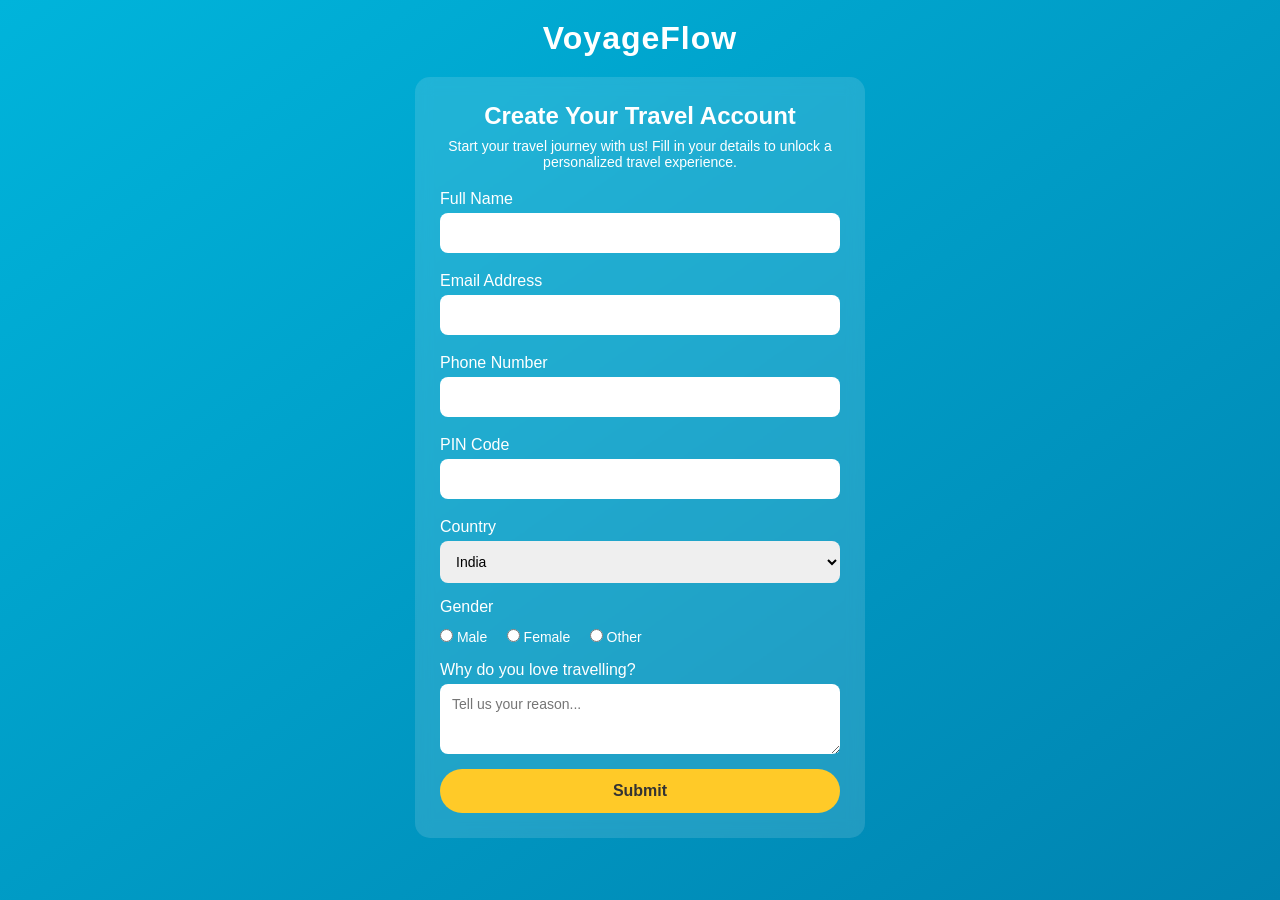
<file: index.html>
<!DOCTYPE html>
<html lang="en">
<head>
    <meta charset="UTF-8" />
    <meta name="viewport" content="width=device-width, initial-scale=1.0" />
    <title>VoyageFlow - Registration</title>
    <link rel="stylesheet" href="registration.css" />
</head>

<body>

    <header class="header">
        <h1 class="logo">VoyageFlow</h1>
    </header>

    <section class="form-container">

        <h2>Create Your Travel Account</h2>
        <p class="intro-text">Start your travel journey with us! Fill in your details to unlock a personalized travel experience.</p>

        <form id="regForm">

            <div class="input-group">
                <label>Full Name</label>
                <input type="text" id="name" required />
                <span class="error" id="nameError"></span>
            </div>

            <div class="input-group">
                <label>Email Address</label>
                <input type="email" id="email" required />
                <span class="error" id="emailError"></span>
            </div>

            <div class="input-group">
                <label>Phone Number</label>
                <input type="text" id="phone" maxlength="10" required />
                <span class="error" id="phoneError"></span>
            </div>

            <div class="input-group">
                <label>PIN Code</label>
                <input type="text" id="pin" maxlength="6" required />
                <span class="error" id="pinError"></span>
            </div>

            <div class="input-group">
                <label>Country</label>
                <select id="country">
                    <option value="India">India</option>
                    <option value="USA">United States</option>
                    <option value="UK">United Kingdom</option>
                    <option value="Japan">Japan</option>
                    <option value="Australia">Australia</option>
                </select>
            </div>

            <div class="input-group">
                <label>Gender</label>
                <div class="radio-group">
                    <label><input type="radio" name="gender" value="Male" required /> Male</label>
                    <label><input type="radio" name="gender" value="Female" /> Female</label>
                    <label><input type="radio" name="gender" value="Other" /> Other</label>
                </div>
            </div>

            <div class="input-group">
                <label>Why do you love travelling?</label>
                <textarea id="reason" placeholder="Tell us your reason..."></textarea>
            </div>

            <button type="submit" class="submit-btn">Submit</button>
        </form>
    </section>

    <!-- Custom Modal -->
    <div class="modal" id="successModal">
        <div class="modal-content">
            <h2>Registration Successful!</h2>
            <p>Welcome to VoyageFlow — Your travel journey begins now.</p>
            <button id="continueBtn">Continue</button>
        </div>
    </div>

    <script src="registration.js"></script>
</body>
</html>
</file>
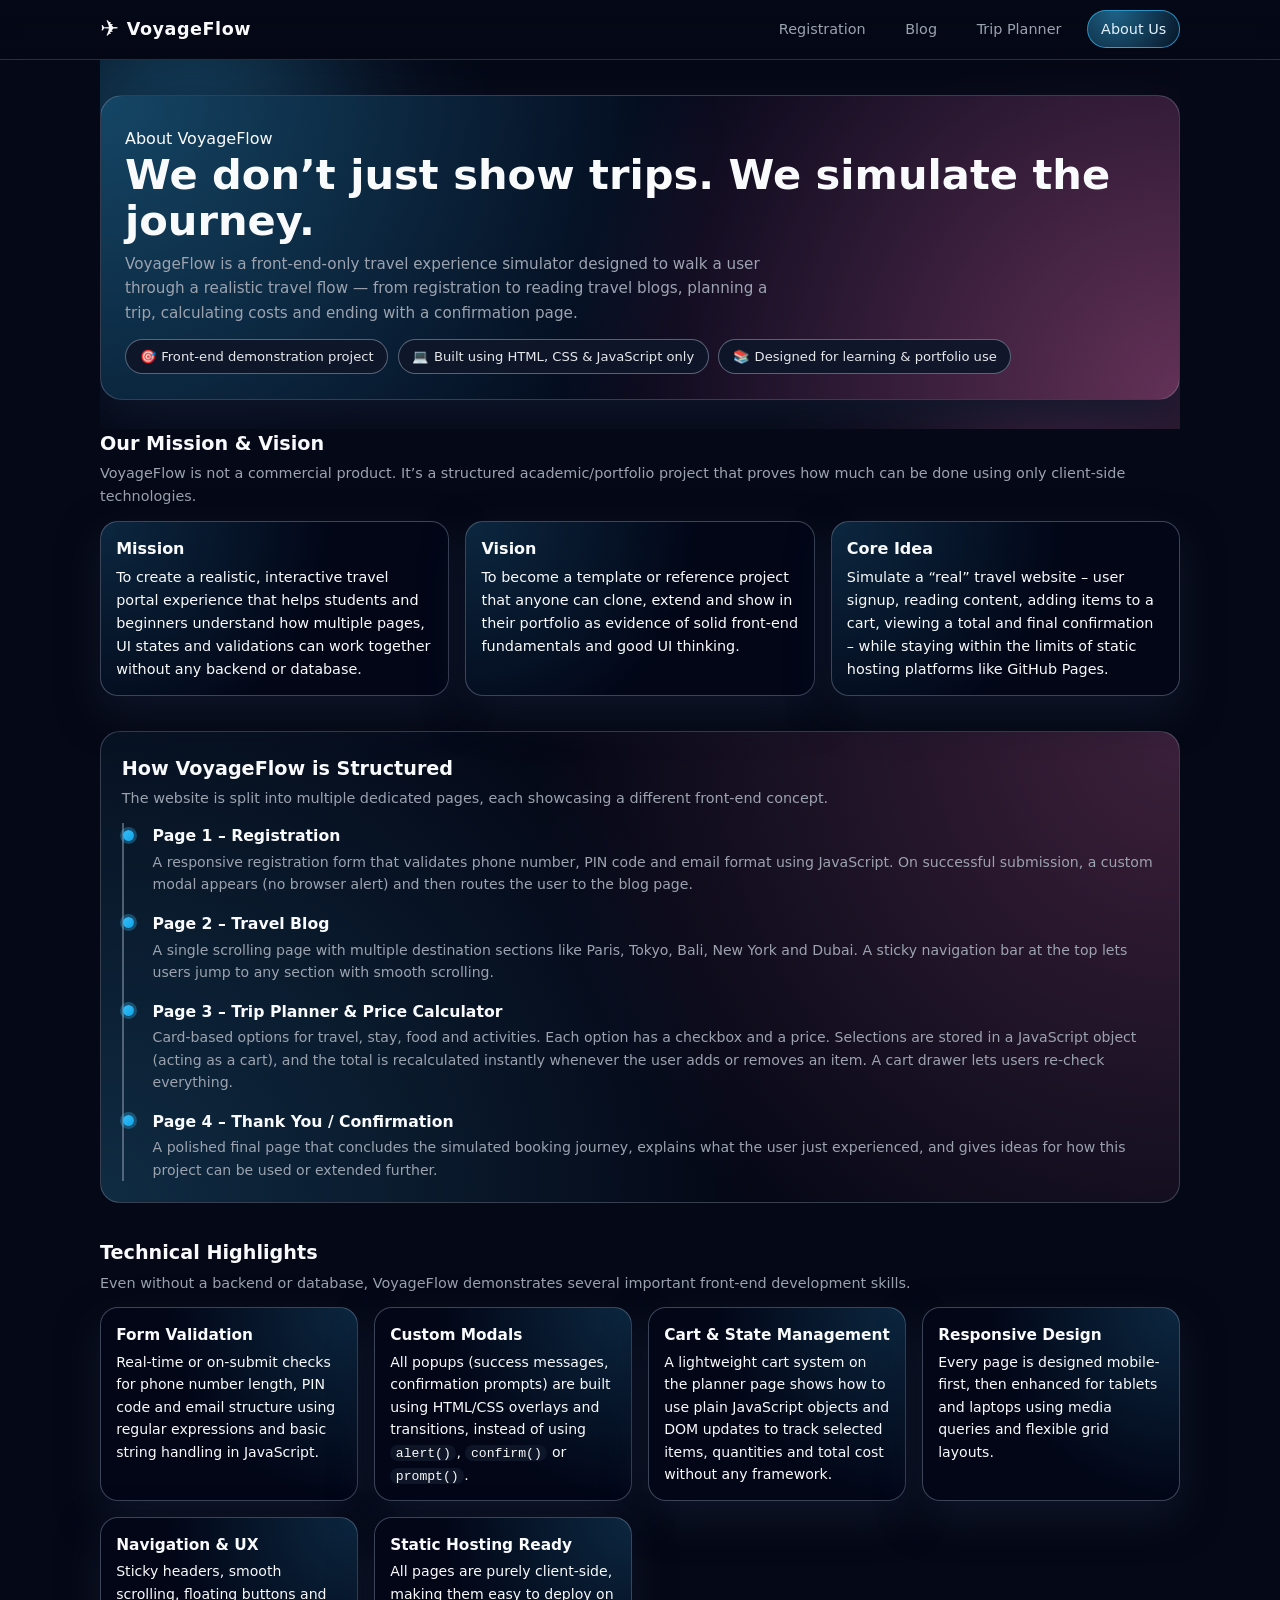
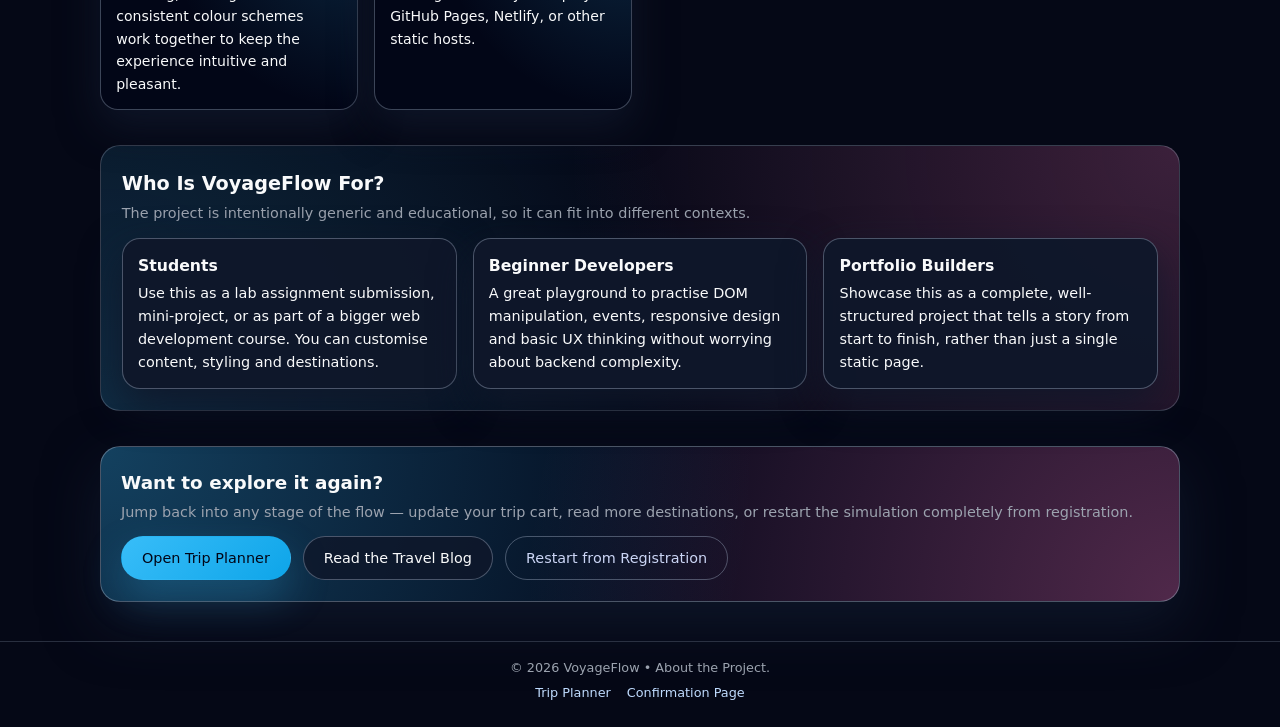
<file: about.html>
<!DOCTYPE html>
<html lang="en">
<head>
  <meta charset="UTF-8" />
  <title>VoyageFlow | About Us</title>
  <meta name="viewport" content="width=device-width, initial-scale=1.0" />
  <link rel="stylesheet" href="about.css" />
</head>
<body>
  <!-- ================= HEADER / NAVBAR ================= -->
  <header class="header">
    <div class="nav-container">
      <div class="logo" onclick="window.location.href='index.html'">
        <span class="logo-icon">✈️</span>
        <span class="logo-text">VoyageFlow</span>
      </div>

      <nav class="nav" id="navbar">
        <a href="index.html" class="nav-link">Registration</a>
        <a href="blog.html" class="nav-link">Blog</a>
        <a href="calculator.html" class="nav-link">Trip Planner</a>
        <a href="about.html" class="nav-link active">About Us</a>
      </nav>

      <!-- Mobile menu button -->
      <button class="nav-toggle" id="navToggle" aria-label="Toggle navigation">
        <span class="bar"></span>
        <span class="bar"></span>
        <span class="bar"></span>
      </button>
    </div>
  </header>

  <!-- ================= HERO / INTRO ================= -->
  <main class="main">
    <section class="hero">
      <div class="hero-inner">
        <p className="hero-tag">About VoyageFlow</p>
        <h1>We don’t just show trips. We simulate the journey.</h1>
        <p class="hero-subtitle">
          VoyageFlow is a front-end-only travel experience simulator designed to walk a user through 
          a realistic travel flow — from registration to reading travel blogs, planning a trip, 
          calculating costs and ending with a confirmation page.
        </p>
        <div class="hero-grid">
          <div class="hero-badge">
            🎯 <span>Front-end demonstration project</span>
          </div>
          <div class="hero-badge">
            💻 <span>Built using HTML, CSS & JavaScript only</span>
          </div>
          <div class="hero-badge">
            📚 <span>Designed for learning & portfolio use</span>
          </div>
        </div>
      </div>
    </section>

    <!-- ================= MISSION / VISION ================= -->
    <section class="section">
      <div class="section-header">
        <h2>Our Mission & Vision</h2>
        <p>
          VoyageFlow is not a commercial product. It’s a structured academic/portfolio project 
          that proves how much can be done using only client-side technologies.
        </p>
      </div>

      <div class="pill-grid">
        <article class="pill-card">
          <h3>Mission</h3>
          <p>
            To create a realistic, interactive travel portal experience that helps students and 
            beginners understand how multiple pages, UI states and validations can work 
            together without any backend or database.
          </p>
        </article>

        <article class="pill-card">
          <h3>Vision</h3>
          <p>
            To become a template or reference project that anyone can clone, extend and show in 
            their portfolio as evidence of solid front-end fundamentals and good UI thinking.
          </p>
        </article>

        <article class="pill-card">
          <h3>Core Idea</h3>
          <p>
            Simulate a “real” travel website – user signup, reading content, adding items to a cart, 
            viewing a total and final confirmation – while staying within the limits of static hosting 
            platforms like GitHub Pages.
          </p>
        </article>
      </div>
    </section>

    <!-- ================= HOW THE WEBSITE IS STRUCTURED ================= -->
    <section class="section alt">
      <div class="section-header">
        <h2>How VoyageFlow is Structured</h2>
        <p>
          The website is split into multiple dedicated pages, each showcasing a different front-end concept.
        </p>
      </div>

      <div class="timeline">
        <div class="timeline-item">
          <div class="dot"></div>
          <div class="content">
            <h3>Page 1 – Registration</h3>
            <p>
              A responsive registration form that validates phone number, PIN code and email format using JavaScript. 
              On successful submission, a custom modal appears (no browser alert) and then routes the user to the blog page.
            </p>
          </div>
        </div>

        <div class="timeline-item">
          <div class="dot"></div>
          <div class="content">
            <h3>Page 2 – Travel Blog</h3>
            <p>
              A single scrolling page with multiple destination sections like Paris, Tokyo, Bali, New York and Dubai. 
              A sticky navigation bar at the top lets users jump to any section with smooth scrolling.
            </p>
          </div>
        </div>

        <div class="timeline-item">
          <div class="dot"></div>
          <div class="content">
            <h3>Page 3 – Trip Planner & Price Calculator</h3>
            <p>
              Card-based options for travel, stay, food and activities. Each option has a checkbox and a price. 
              Selections are stored in a JavaScript object (acting as a cart), and the total is recalculated 
              instantly whenever the user adds or removes an item. A cart drawer lets users re-check everything.
            </p>
          </div>
        </div>

        <div class="timeline-item">
          <div class="dot"></div>
          <div class="content">
            <h3>Page 4 – Thank You / Confirmation</h3>
            <p>
              A polished final page that concludes the simulated booking journey, explains what the user just 
              experienced, and gives ideas for how this project can be used or extended further.
            </p>
          </div>
        </div>
      </div>
    </section>

    <!-- ================= TECHNICAL HIGHLIGHTS ================= -->
    <section class="section">
      <div class="section-header">
        <h2>Technical Highlights</h2>
        <p>
          Even without a backend or database, VoyageFlow demonstrates several important front-end development skills.
        </p>
      </div>

      <div class="feature-grid">
        <article class="feature-card">
          <h3>Form Validation</h3>
          <p>
            Real-time or on-submit checks for phone number length, PIN code and email structure using regular 
            expressions and basic string handling in JavaScript.
          </p>
        </article>

        <article class="feature-card">
          <h3>Custom Modals</h3>
          <p>
            All popups (success messages, confirmation prompts) are built using HTML/CSS overlays and transitions, 
            instead of using <code>alert()</code>, <code>confirm()</code> or <code>prompt()</code>.
          </p>
        </article>

        <article class="feature-card">
          <h3>Cart & State Management</h3>
          <p>
            A lightweight cart system on the planner page shows how to use plain JavaScript objects and DOM updates 
            to track selected items, quantities and total cost without any framework.
          </p>
        </article>

        <article class="feature-card">
          <h3>Responsive Design</h3>
          <p>
            Every page is designed mobile-first, then enhanced for tablets and laptops using media queries 
            and flexible grid layouts.
          </p>
        </article>

        <article class="feature-card">
          <h3>Navigation & UX</h3>
          <p>
            Sticky headers, smooth scrolling, floating buttons and consistent colour schemes work together 
            to keep the experience intuitive and pleasant.
          </p>
        </article>

        <article class="feature-card">
          <h3>Static Hosting Ready</h3>
          <p>
            All pages are purely client-side, making them easy to deploy on GitHub Pages, Netlify, or other static hosts.
          </p>
        </article>
      </div>
    </section>

    <!-- ================= WHO CAN USE THIS PROJECT ================= -->
    <section class="section alt">
      <div class="section-header">
        <h2>Who Is VoyageFlow For?</h2>
        <p>
          The project is intentionally generic and educational, so it can fit into different contexts.
        </p>
      </div>

      <div class="audience-grid">
        <article class="audience-card">
          <h3>Students</h3>
          <p>
            Use this as a lab assignment submission, mini-project, or as part of a bigger web development course. 
            You can customise content, styling and destinations.
          </p>
        </article>
        <article class="audience-card">
          <h3>Beginner Developers</h3>
          <p>
            A great playground to practise DOM manipulation, events, responsive design and basic UX thinking 
            without worrying about backend complexity.
          </p>
        </article>
        <article class="audience-card">
          <h3>Portfolio Builders</h3>
          <p>
            Showcase this as a complete, well-structured project that tells a story from start to finish, 
            rather than just a single static page.
          </p>
        </article>
      </div>
    </section>

    <!-- ================= CALL TO ACTION ================= -->
    <section class="section">
      <div class="cta-card">
        <h2>Want to explore it again?</h2>
        <p>
          Jump back into any stage of the flow — update your trip cart, read more destinations, 
          or restart the simulation completely from registration.
        </p>
        <div class="cta-actions">
          <a href="calculator.html" class="btn primary">Open Trip Planner</a>
          <a href="blog.html" class="btn ghost">Read the Travel Blog</a>
          <a href="index.html" class="btn subtle">Restart from Registration</a>
        </div>
      </div>
    </section>
  </main>

  <!-- ================= FOOTER ================= -->
  <footer class="footer">
    <p>© <span id="year"></span> VoyageFlow • About the Project.</p>
    <div class="footer-links">
      <a href="calculator.html">Trip Planner</a>
      <a href="thankyou.html">Confirmation Page</a>
    </div>
  </footer>

  <script src="about.js"></script>
</body>
</html>
</file>
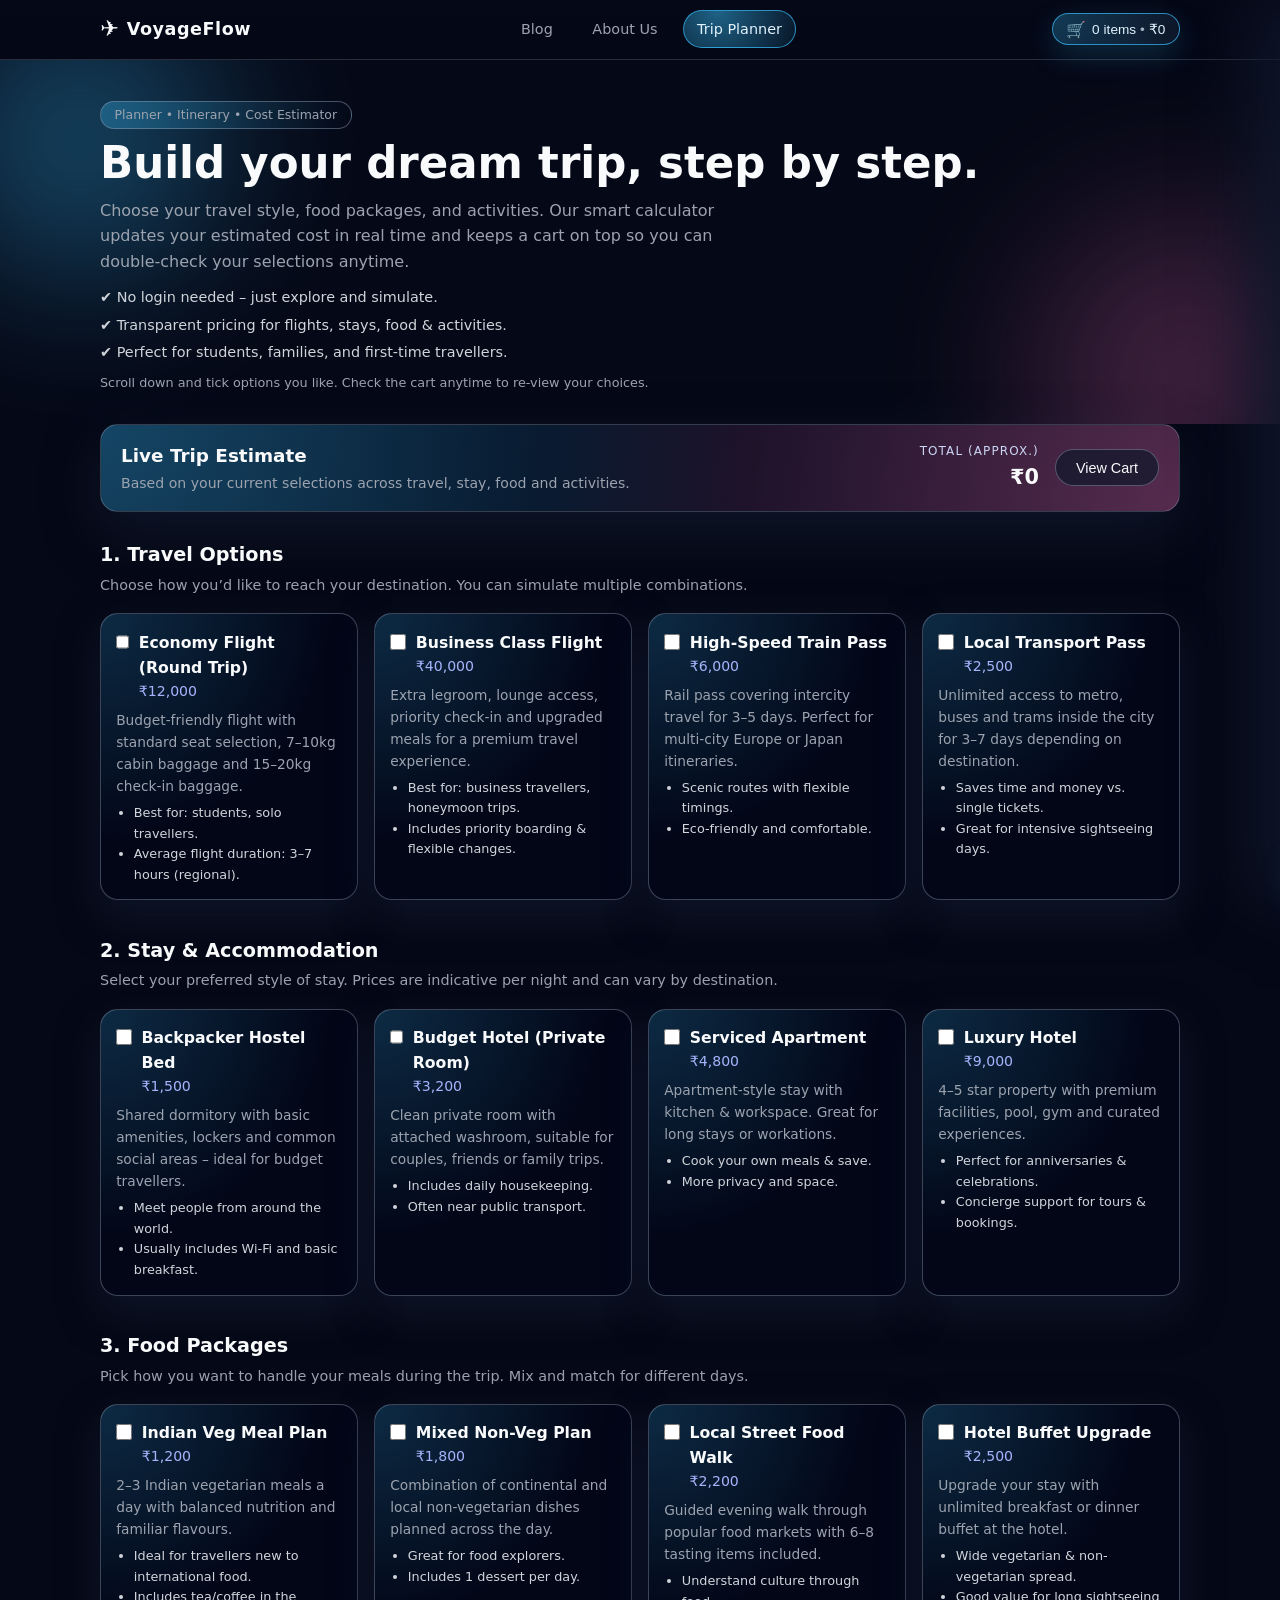
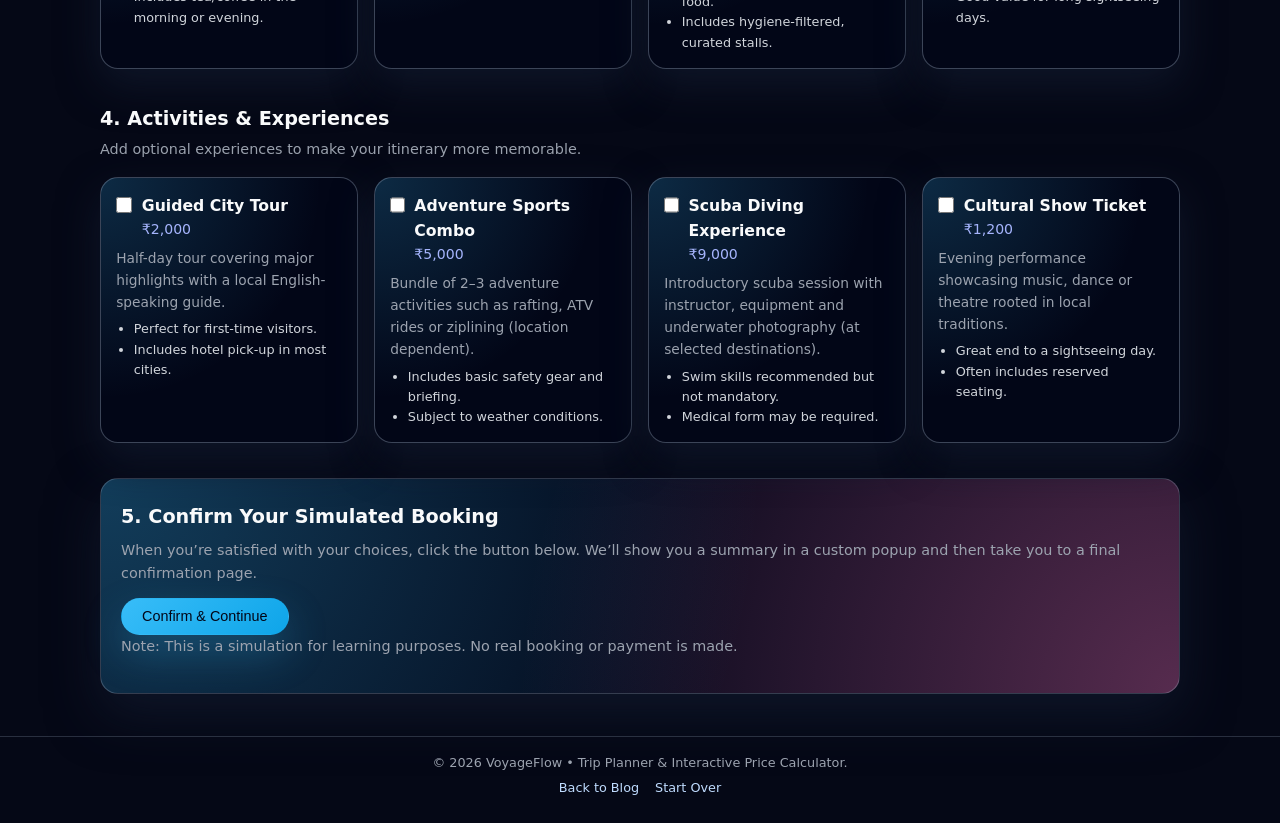
<file: calculator.html>
<!DOCTYPE html>
<html lang="en">
<head>
  <meta charset="UTF-8" />
  <title>VoyageFlow | Trip Planner & Price Calculator</title>
  <meta name="viewport" content="width=device-width, initial-scale=1.0" />
  <link rel="stylesheet" href="calculator.css" />
</head>
<body>
  <!-- ================= HEADER / NAVBAR ================= -->
  <header class="header">
    <div class="nav-container">
      <div class="logo" onclick="window.location.href='index.html'">
        <span class="logo-icon">✈️</span>
        <span class="logo-text">VoyageFlow</span>
      </div>

      <nav class="nav" id="navbar">
        <a href="blog.html" class="nav-link">Blog</a>
        <a href="about.html" class="nav-link">About Us</a>
        <a href="calculator.html" class="nav-link active">Trip Planner</a>
      </nav>

      <!-- Cart summary in header -->
      <div class="cart-header" id="cartHeader">
        <button class="cart-btn" id="cartToggleBtn">
          <span class="cart-icon">🛒</span>
          <span class="cart-text">
            <span id="cartItemsCount">0</span> items
            <span class="cart-divider">•</span>
            <span id="cartHeaderTotal">₹0</span>
          </span>
        </button>
      </div>

      <!-- Mobile menu button -->
      <button class="nav-toggle" id="navToggle" aria-label="Toggle navigation">
        <span class="bar"></span>
        <span class="bar"></span>
        <span class="bar"></span>
      </button>
    </div>
  </header>

  <!-- ================= HERO ================= -->
  <section class="hero">
    <div class="hero-inner">
      <p class="hero-tag">Planner • Itinerary • Cost Estimator</p>
      <h1>Build your dream trip, step by step.</h1>
      <p class="hero-subtitle">
        Choose your travel style, food packages, and activities. 
        Our smart calculator updates your estimated cost in real time and keeps 
        a cart on top so you can double-check your selections anytime.
      </p>
      <ul class="hero-bullets">
        <li>✔ No login needed – just explore and simulate.</li>
        <li>✔ Transparent pricing for flights, stays, food & activities.</li>
        <li>✔ Perfect for students, families, and first-time travellers.</li>
      </ul>
      <p class="hero-note">Scroll down and tick options you like. Check the cart anytime to re-view your choices.</p>
    </div>
  </section>

  <!-- ================= MAIN ================= -->
  <main class="main">

    <!-- ===== GLOBAL TOTAL SUMMARY BAR ===== -->
    <section class="summary-bar">
      <div class="summary-text">
        <h2>Live Trip Estimate</h2>
        <p>Based on your current selections across travel, stay, food and activities.</p>
      </div>
      <div class="summary-values">
        <div class="summary-amount">
          <span class="label">Total (approx.)</span>
          <span class="value" id="grandTotal">₹0</span>
        </div>
        <button class="btn ghost" id="viewCartBtn">View Cart</button>
      </div>
    </section>

    <!-- ====== TRAVEL OPTIONS ====== -->
    <section class="planner-section">
      <header class="planner-header">
        <h2>1. Travel Options</h2>
        <p>Choose how you’d like to reach your destination. You can simulate multiple combinations.</p>
      </header>

      <div class="options-grid">
        <!-- Card 1 -->
        <article class="option-card">
          <label class="option-content">
            <div class="option-head">
              <input 
                type="checkbox" 
                class="option-input"
                data-id="economy-flight"
                data-name="Economy Flight (Round Trip)"
                data-category="Travel"
                data-price="12000"
              />
              <div>
                <h3>Economy Flight (Round Trip)</h3>
                <p class="option-price">₹12,000</p>
              </div>
            </div>
            <p class="option-desc">
              Budget-friendly flight with standard seat selection, 7–10kg cabin baggage and 15–20kg check-in baggage.
            </p>
            <ul class="option-points">
              <li>Best for: students, solo travellers.</li>
              <li>Average flight duration: 3–7 hours (regional).</li>
            </ul>
          </label>
        </article>

        <!-- Card 2 -->
        <article class="option-card">
          <label class="option-content">
            <div class="option-head">
              <input 
                type="checkbox" 
                class="option-input"
                data-id="business-flight"
                data-name="Business Class Flight"
                data-category="Travel"
                data-price="40000"
              />
              <div>
                <h3>Business Class Flight</h3>
                <p class="option-price">₹40,000</p>
              </div>
            </div>
            <p class="option-desc">
              Extra legroom, lounge access, priority check-in and upgraded meals for a premium travel experience.
            </p>
            <ul class="option-points">
              <li>Best for: business travellers, honeymoon trips.</li>
              <li>Includes priority boarding & flexible changes.</li>
            </ul>
          </label>
        </article>

        <!-- Card 3 -->
        <article class="option-card">
          <label class="option-content">
            <div class="option-head">
              <input 
                type="checkbox" 
                class="option-input"
                data-id="train-travel"
                data-name="High-Speed Train Pass"
                data-category="Travel"
                data-price="6000"
              />
              <div>
                <h3>High-Speed Train Pass</h3>
                <p class="option-price">₹6,000</p>
              </div>
            </div>
            <p class="option-desc">
              Rail pass covering intercity travel for 3–5 days. Perfect for multi-city Europe or Japan itineraries.
            </p>
            <ul class="option-points">
              <li>Scenic routes with flexible timings.</li>
              <li>Eco-friendly and comfortable.</li>
            </ul>
          </label>
        </article>

        <!-- Card 4 -->
        <article class="option-card">
          <label class="option-content">
            <div class="option-head">
              <input 
                type="checkbox" 
                class="option-input"
                data-id="local-transport"
                data-name="Local Transport Pass"
                data-category="Travel"
                data-price="2500"
              />
              <div>
                <h3>Local Transport Pass</h3>
                <p class="option-price">₹2,500</p>
              </div>
            </div>
            <p class="option-desc">
              Unlimited access to metro, buses and trams inside the city for 3–7 days depending on destination.
            </p>
            <ul class="option-points">
              <li>Saves time and money vs. single tickets.</li>
              <li>Great for intensive sightseeing days.</li>
            </ul>
          </label>
        </article>
      </div>
    </section>

    <!-- ====== STAY OPTIONS ====== -->
    <section class="planner-section">
      <header class="planner-header">
        <h2>2. Stay & Accommodation</h2>
        <p>Select your preferred style of stay. Prices are indicative per night and can vary by destination.</p>
      </header>

      <div class="options-grid">
        <article class="option-card">
          <label class="option-content">
            <div class="option-head">
              <input 
                type="checkbox"
                class="option-input"
                data-id="hostel-bed"
                data-name="Backpacker Hostel Bed"
                data-category="Stay"
                data-price="1500"
              />
              <div>
                <h3>Backpacker Hostel Bed</h3>
                <p class="option-price">₹1,500</p>
              </div>
            </div>
            <p class="option-desc">
              Shared dormitory with basic amenities, lockers and common social areas – ideal for budget travellers.
            </p>
            <ul class="option-points">
              <li>Meet people from around the world.</li>
              <li>Usually includes Wi-Fi and basic breakfast.</li>
            </ul>
          </label>
        </article>

        <article class="option-card">
          <label class="option-content">
            <div class="option-head">
              <input 
                type="checkbox"
                class="option-input"
                data-id="budget-hotel"
                data-name="Budget Hotel (Private Room)"
                data-category="Stay"
                data-price="3200"
              />
              <div>
                <h3>Budget Hotel (Private Room)</h3>
                <p class="option-price">₹3,200</p>
              </div>
            </div>
            <p class="option-desc">
              Clean private room with attached washroom, suitable for couples, friends or family trips.
            </p>
            <ul class="option-points">
              <li>Includes daily housekeeping.</li>
              <li>Often near public transport.</li>
            </ul>
          </label>
        </article>

        <article class="option-card">
          <label class="option-content">
            <div class="option-head">
              <input 
                type="checkbox"
                class="option-input"
                data-id="apartment-stay"
                data-name="Serviced Apartment"
                data-category="Stay"
                data-price="4800"
              />
              <div>
                <h3>Serviced Apartment</h3>
                <p class="option-price">₹4,800</p>
              </div>
            </div>
            <p class="option-desc">
              Apartment-style stay with kitchen & workspace. Great for long stays or workations.
            </p>
            <ul class="option-points">
              <li>Cook your own meals & save.</li>
              <li>More privacy and space.</li>
            </ul>
          </label>
        </article>

        <article class="option-card">
          <label class="option-content">
            <div class="option-head">
              <input 
                type="checkbox"
                class="option-input"
                data-id="luxury-hotel"
                data-name="Luxury Hotel"
                data-category="Stay"
                data-price="9000"
              />
              <div>
                <h3>Luxury Hotel</h3>
                <p class="option-price">₹9,000</p>
              </div>
            </div>
            <p class="option-desc">
              4–5 star property with premium facilities, pool, gym and curated experiences.
            </p>
            <ul class="option-points">
              <li>Perfect for anniversaries & celebrations.</li>
              <li>Concierge support for tours & bookings.</li>
            </ul>
          </label>
        </article>
      </div>
    </section>

    <!-- ====== FOOD PACKAGES ====== -->
    <section class="planner-section">
      <header class="planner-header">
        <h2>3. Food Packages</h2>
        <p>Pick how you want to handle your meals during the trip. Mix and match for different days.</p>
      </header>

      <div class="options-grid">
        <article class="option-card">
          <label class="option-content">
            <div class="option-head">
              <input 
                type="checkbox"
                class="option-input"
                data-id="veg-meal"
                data-name="Indian Veg Meal Plan"
                data-category="Food"
                data-price="1200"
              />
              <div>
                <h3>Indian Veg Meal Plan</h3>
                <p class="option-price">₹1,200</p>
              </div>
            </div>
            <p class="option-desc">
              2–3 Indian vegetarian meals a day with balanced nutrition and familiar flavours.
            </p>
            <ul class="option-points">
              <li>Ideal for travellers new to international food.</li>
              <li>Includes tea/coffee in the morning or evening.</li>
            </ul>
          </label>
        </article>

        <article class="option-card">
          <label class="option-content">
            <div class="option-head">
              <input 
                type="checkbox"
                class="option-input"
                data-id="nonveg-meal"
                data-name="Mixed Non-Veg Plan"
                data-category="Food"
                data-price="1800"
              />
              <div>
                <h3>Mixed Non-Veg Plan</h3>
                <p class="option-price">₹1,800</p>
              </div>
            </div>
            <p class="option-desc">
              Combination of continental and local non-vegetarian dishes planned across the day.
            </p>
            <ul class="option-points">
              <li>Great for food explorers.</li>
              <li>Includes 1 dessert per day.</li>
            </ul>
          </label>
        </article>

        <article class="option-card">
          <label class="option-content">
            <div class="option-head">
              <input 
                type="checkbox"
                class="option-input"
                data-id="street-food"
                data-name="Local Street Food Walk"
                data-category="Food"
                data-price="2200"
              />
              <div>
                <h3>Local Street Food Walk</h3>
                <p class="option-price">₹2,200</p>
              </div>
            </div>
            <p class="option-desc">
              Guided evening walk through popular food markets with 6–8 tasting items included.
            </p>
            <ul class="option-points">
              <li>Understand culture through food.</li>
              <li>Includes hygiene-filtered, curated stalls.</li>
            </ul>
          </label>
        </article>

        <article class="option-card">
          <label class="option-content">
            <div class="option-head">
              <input 
                type="checkbox"
                class="option-input"
                data-id="buffet-upgrade"
                data-name="Hotel Buffet Upgrade"
                data-category="Food"
                data-price="2500"
              />
              <div>
                <h3>Hotel Buffet Upgrade</h3>
                <p class="option-price">₹2,500</p>
              </div>
            </div>
            <p class="option-desc">
              Upgrade your stay with unlimited breakfast or dinner buffet at the hotel.
            </p>
            <ul class="option-points">
              <li>Wide vegetarian & non-vegetarian spread.</li>
              <li>Good value for long sightseeing days.</li>
            </ul>
          </label>
        </article>
      </div>
    </section>

    <!-- ====== ACTIVITIES ====== -->
    <section class="planner-section">
      <header class="planner-header">
        <h2>4. Activities & Experiences</h2>
        <p>Add optional experiences to make your itinerary more memorable.</p>
      </header>

      <div class="options-grid">
        <article class="option-card">
          <label class="option-content">
            <div class="option-head">
              <input 
                type="checkbox"
                class="option-input"
                data-id="city-tour"
                data-name="Guided City Tour"
                data-category="Activity"
                data-price="2000"
              />
              <div>
                <h3>Guided City Tour</h3>
                <p class="option-price">₹2,000</p>
              </div>
            </div>
            <p class="option-desc">
              Half-day tour covering major highlights with a local English-speaking guide.
            </p>
            <ul class="option-points">
              <li>Perfect for first-time visitors.</li>
              <li>Includes hotel pick-up in most cities.</li>
            </ul>
          </label>
        </article>

        <article class="option-card">
          <label class="option-content">
            <div class="option-head">
              <input 
                type="checkbox"
                class="option-input"
                data-id="adventure-sports"
                data-name="Adventure Sports Combo"
                data-category="Activity"
                data-price="5000"
              />
              <div>
                <h3>Adventure Sports Combo</h3>
                <p class="option-price">₹5,000</p>
              </div>
            </div>
            <p class="option-desc">
              Bundle of 2–3 adventure activities such as rafting, ATV rides or ziplining (location dependent).
            </p>
            <ul class="option-points">
              <li>Includes basic safety gear and briefing.</li>
              <li>Subject to weather conditions.</li>
            </ul>
          </label>
        </article>

        <article class="option-card">
          <label class="option-content">
            <div class="option-head">
              <input 
                type="checkbox"
                class="option-input"
                data-id="scuba-diving"
                data-name="Scuba Diving Experience"
                data-category="Activity"
                data-price="9000"
              />
              <div>
                <h3>Scuba Diving Experience</h3>
                <p class="option-price">₹9,000</p>
              </div>
            </div>
            <p class="option-desc">
              Introductory scuba session with instructor, equipment and underwater photography (at selected destinations).
            </p>
            <ul class="option-points">
              <li>Swim skills recommended but not mandatory.</li>
              <li>Medical form may be required.</li>
            </ul>
          </label>
        </article>

        <article class="option-card">
          <label class="option-content">
            <div class="option-head">
              <input 
                type="checkbox"
                class="option-input"
                data-id="cultural-show"
                data-name="Cultural Show Ticket"
                data-category="Activity"
                data-price="1200"
              />
              <div>
                <h3>Cultural Show Ticket</h3>
                <p class="option-price">₹1,200</p>
              </div>
            </div>
            <p class="option-desc">
              Evening performance showcasing music, dance or theatre rooted in local traditions.
            </p>
            <ul class="option-points">
              <li>Great end to a sightseeing day.</li>
              <li>Often includes reserved seating.</li>
            </ul>
          </label>
        </article>
      </div>
    </section>

    <!-- ====== FINAL CONFIRM SECTION ====== -->
    <section class="planner-section confirm-section">
      <div class="confirm-inner">
        <h2>5. Confirm Your Simulated Booking</h2>
        <p>
          When you’re satisfied with your choices, click the button below. 
          We’ll show you a summary in a custom popup and then take you to a 
          final confirmation page.
        </p>
        <button class="btn primary" id="confirmBtn">Confirm & Continue</button>
        <p class="small-note">Note: This is a simulation for learning purposes. No real booking or payment is made.</p>
      </div>
    </section>
  </main>

  <!-- ================= FLOATING VIEW-CART BUTTON (MOBILE) ================= -->
  <button class="floating-cart-btn" id="floatingCartBtn">
    🛒 View Cart
  </button>

  <!-- ================= CART DRAWER ================= -->
  <div class="cart-overlay" id="cartOverlay"></div>
  <aside class="cart-drawer" id="cartDrawer" aria-hidden="true">
    <header class="cart-drawer-header">
      <h2>Your Trip Cart</h2>
      <button class="cart-close-btn" id="cartCloseBtn">✕</button>
    </header>

    <div class="cart-drawer-body">
      <p class="cart-subtitle">
        Review all items you’ve added so far. You can remove anything before confirming.
      </p>

      <ul class="cart-items-list" id="cartItemsList">
        <!-- Populated by JavaScript -->
      </ul>

      <div class="cart-empty-state" id="cartEmptyState">
        <p>No items added yet. Scroll the page and tick some options.</p>
      </div>
    </div>

    <footer class="cart-drawer-footer">
      <div class="cart-total-row">
        <span>Total Estimate</span>
        <strong id="cartDrawerTotal">₹0</strong>
      </div>
      <button class="btn primary" id="cartConfirmBtn">Confirm & Continue</button>
    </footer>
  </aside>

  <!-- ================= CONFIRMATION MODAL ================= -->
  <div class="modal-overlay" id="confirmModalOverlay"></div>
  <div class="modal" id="confirmModal" role="dialog" aria-hidden="true">
    <div class="modal-content">
      <h2>Trip Simulation Confirmed 🎉</h2>
      <p id="modalMessage">
        Your selections have been recorded for this session. 
      </p>
      <p class="modal-note">
        You’ll now be taken to a final “Thank You / Booking Simulated” page. 
        This is just a demo – no real tickets are booked.
      </p>
      <button class="btn primary" id="modalContinueBtn">Go to Final Page</button>
    </div>
  </div>

  <!-- ================= FOOTER ================= -->
  <footer class="footer">
    <p>© <span id="year"></span> VoyageFlow • Trip Planner & Interactive Price Calculator.</p>
    <div class="footer-links">
      <a href="blog.html">Back to Blog</a>
      <a href="index.html">Start Over</a>
    </div>
  </footer>

  <script src="calculator.js"></script>
</body>
</html>
</file>
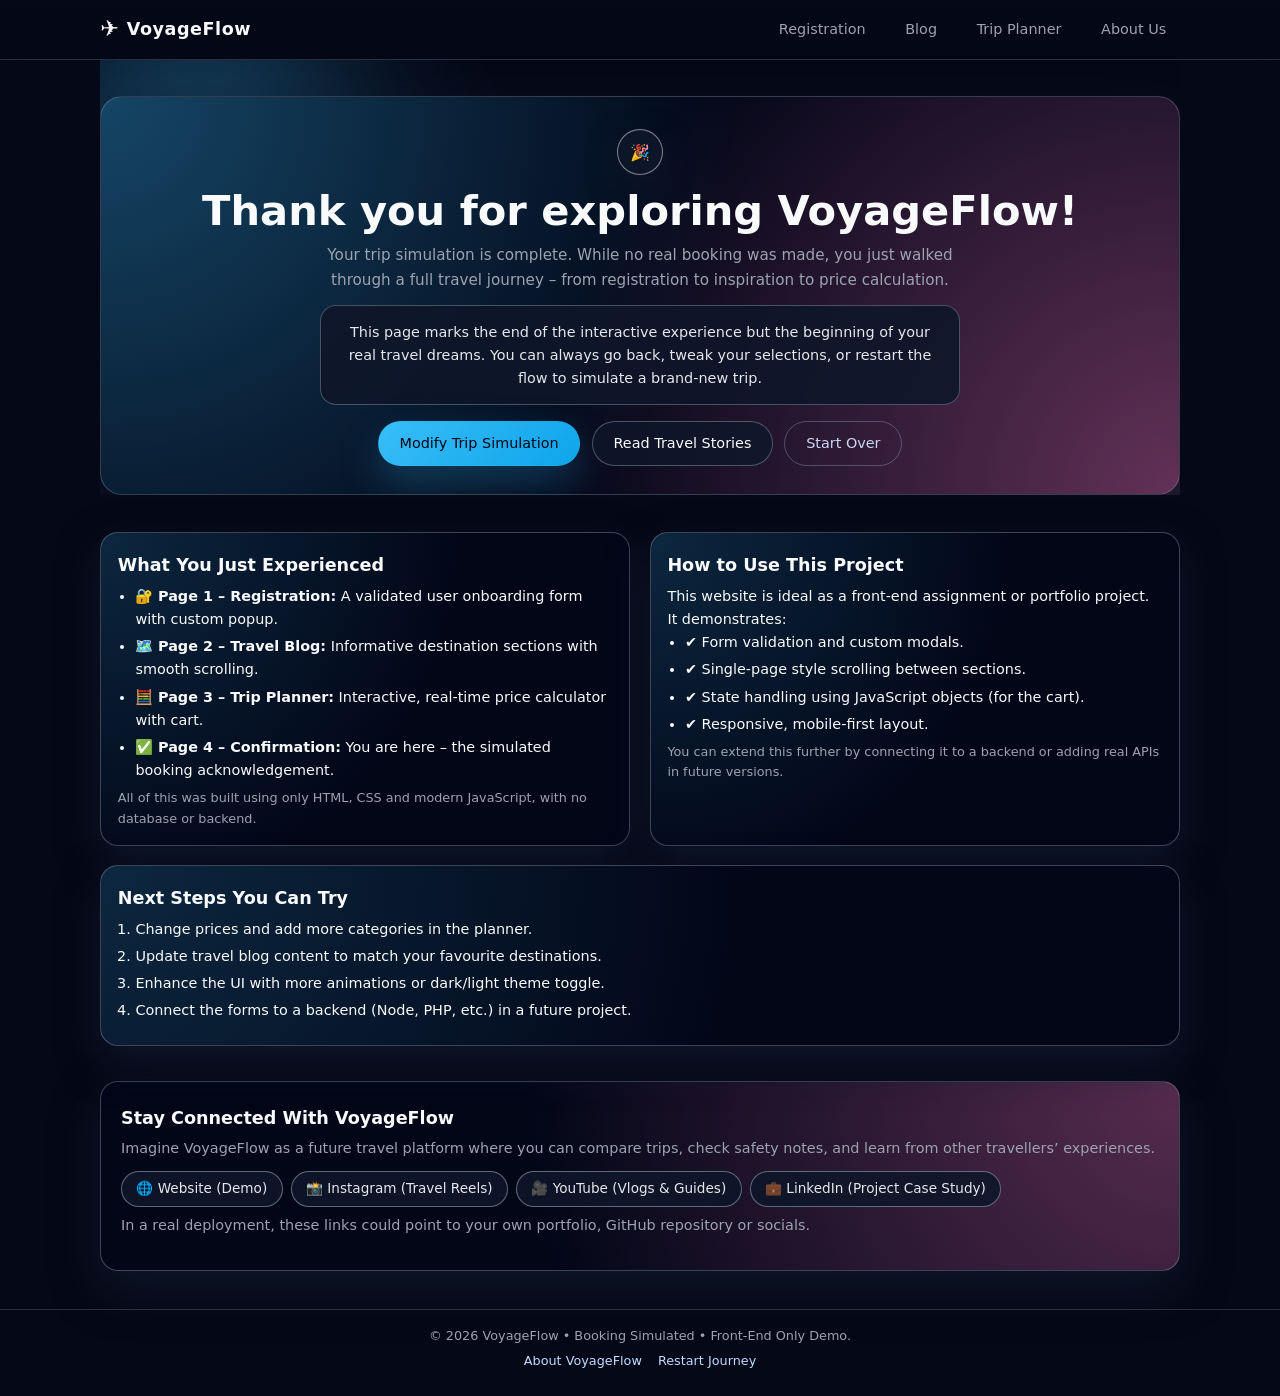
<file: thankyou.html>
<!DOCTYPE html>
<html lang="en">
<head>
  <meta charset="UTF-8" />
  <title>VoyageFlow | Thank You & Booking Simulation</title>
  <meta name="viewport" content="width=device-width, initial-scale=1.0" />
  <link rel="stylesheet" href="thankyou.css" />
</head>
<body>
  <!-- ================= HEADER / NAVBAR ================= -->
  <header class="header">
    <div class="nav-container">
      <div class="logo" onclick="window.location.href='index.html'">
        <span class="logo-icon">✈️</span>
        <span class="logo-text">VoyageFlow</span>
      </div>

      <nav class="nav" id="navbar">
        <a href="index.html" class="nav-link">Registration</a>
        <a href="blog.html" class="nav-link">Blog</a>
        <a href="calculator.html" class="nav-link">Trip Planner</a>
        <a href="about.html" class="nav-link">About Us</a>
      </nav>

      <!-- Mobile menu button -->
      <button class="nav-toggle" id="navToggle" aria-label="Toggle navigation">
        <span class="bar"></span>
        <span class="bar"></span>
        <span class="bar"></span>
      </button>
    </div>
  </header>

  <!-- ================= HERO / MAIN CARD ================= -->
  <main class="main">
    <section class="hero">
      <div class="hero-inner">
        <div class="hero-icon">🎉</div>
        <h1>Thank you for exploring VoyageFlow!</h1>
        <p class="hero-subtitle">
          Your trip simulation is complete. While no real booking was made, you just walked through 
          a full travel journey – from registration to inspiration to price calculation.
        </p>

        <div class="hero-highlight">
          <p>
            This page marks the end of the interactive experience but the beginning of your real travel dreams.
            You can always go back, tweak your selections, or restart the flow to simulate a brand-new trip.
          </p>
        </div>

        <div class="hero-actions">
          <a href="calculator.html" class="btn primary">Modify Trip Simulation</a>
          <a href="blog.html" class="btn ghost">Read Travel Stories</a>
          <a href="index.html" class="btn subtle">Start Over</a>
        </div>
      </div>
    </section>

    <!-- ================= INFO / SUMMARY SECTION ================= -->
    <section class="info-section">
      <div class="info-grid">
        <article class="info-card">
          <h2>What You Just Experienced</h2>
          <ul>
            <li>🔐 <strong>Page 1 – Registration:</strong> A validated user onboarding form with custom popup.</li>
            <li>🗺️ <strong>Page 2 – Travel Blog:</strong> Informative destination sections with smooth scrolling.</li>
            <li>🧮 <strong>Page 3 – Trip Planner:</strong> Interactive, real-time price calculator with cart.</li>
            <li>✅ <strong>Page 4 – Confirmation:</strong> You are here – the simulated booking acknowledgement.</li>
          </ul>
          <p class="info-note">
            All of this was built using only HTML, CSS and modern JavaScript, with no database or backend.
          </p>
        </article>

        <article class="info-card">
          <h2>How to Use This Project</h2>
          <p>
            This website is ideal as a front-end assignment or portfolio project. It demonstrates:
          </p>
          <ul>
            <li>✔ Form validation and custom modals.</li>
            <li>✔ Single-page style scrolling between sections.</li>
            <li>✔ State handling using JavaScript objects (for the cart).</li>
            <li>✔ Responsive, mobile-first layout.</li>
          </ul>
          <p class="info-note">
            You can extend this further by connecting it to a backend or adding real APIs in future versions.
          </p>
        </article>

        <article class="info-card">
          <h2>Next Steps You Can Try</h2>
          <ol>
            <li>Change prices and add more categories in the planner.</li>
            <li>Update travel blog content to match your favourite destinations.</li>
            <li>Enhance the UI with more animations or dark/light theme toggle.</li>
            <li>Connect the forms to a backend (Node, PHP, etc.) in a future project.</li>
          </ol>
        </article>
      </div>
    </section>

    <!-- ================= SOCIAL / CONTACT SECTION ================= -->
    <section class="social-section">
      <div class="social-inner">
        <h2>Stay Connected With VoyageFlow</h2>
        <p>
          Imagine VoyageFlow as a future travel platform where you can compare trips, 
          check safety notes, and learn from other travellers’ experiences.
        </p>
        <div class="social-links">
          <a href="#" class="social-pill">🌐 Website (Demo)</a>
          <a href="#" class="social-pill">📸 Instagram (Travel Reels)</a>
          <a href="#" class="social-pill">🎥 YouTube (Vlogs & Guides)</a>
          <a href="#" class="social-pill">💼 LinkedIn (Project Case Study)</a>
        </div>
        <p class="social-note">
          In a real deployment, these links could point to your own portfolio, GitHub repository or socials.
        </p>
      </div>
    </section>
  </main>

  <!-- ================= FOOTER ================= -->
  <footer class="footer">
    <p>© <span id="year"></span> VoyageFlow • Booking Simulated • Front-End Only Demo.</p>
    <div class="footer-links">
      <a href="about.html">About VoyageFlow</a>
      <a href="index.html">Restart Journey</a>
    </div>
  </footer>

  <script src="thankyou.js"></script>
</body>
</html>
</file>
<file: registration.css>
* {
    margin: 0;
    padding: 0;
    box-sizing: border-box;
    font-family: "Poppins", sans-serif;
}

body {
    background: linear-gradient(to bottom right, #00b4db, #0083b0);
    color: #fff;
    min-height: 100vh;
    padding: 20px;
}

.header {
    text-align: center;
    margin-bottom: 20px;
}

.logo {
    font-size: 32px;
    font-weight: 700;
    letter-spacing: 1px;
}

.form-container {
    background: #ffffff20;
    backdrop-filter: blur(8px);
    padding: 25px;
    border-radius: 15px;
    max-width: 450px;
    margin: auto;
}

h2 {
    text-align: center;
    margin-bottom: 8px;
}

.intro-text {
    text-align: center;
    font-size: 14px;
    margin-bottom: 20px;
}

.input-group {
    margin-bottom: 15px;
    display: flex;
    flex-direction: column;
}

input, select, textarea {
    padding: 12px;
    border: none;
    border-radius: 8px;
    margin-top: 5px;
    font-size: 14px;
}

textarea {
    height: 70px;
}

.radio-group {
    margin-top: 8px;
}

.radio-group label {
    margin-right: 15px;
    font-size: 14px;
}

.error {
    color: #ffcece;
    font-size: 12px;
    margin-top: 4px;
}

.submit-btn {
    width: 100%;
    padding: 13px;
    font-size: 16px;
    background: #ffca28;
    border: none;
    border-radius: 25px;
    cursor: pointer;
    color: #333;
    font-weight: 600;
    transition: 0.3s;
}

.submit-btn:hover {
    transform: scale(1.03);
}

/* Modal */
.modal {
    display: none;
    position: fixed;
    inset: 0;
    background: #00000095;
    backdrop-filter: blur(3px);
    justify-content: center;
    align-items: center;
}

.modal-content {
    background: white;
    color: #333;
    padding: 25px;
    border-radius: 15px;
    width: 90%;
    max-width: 350px;
    text-align: center;
}

#continueBtn {
    margin-top: 15px;
    padding: 10px 20px;
    background: #0083b0;
    color: #fff;
    border: none;
    border-radius: 8px;
    cursor: pointer;
}
</file>
<file: about.css>
/* ============ GLOBAL RESET ============ */
*,
*::before,
*::after {
  margin: 0;
  padding: 0;
  box-sizing: border-box;
}

html {
  scroll-behavior: smooth;
}

body {
  font-family: system-ui, -apple-system, BlinkMacSystemFont, "Segoe UI",
    Roboto, sans-serif;
  background: #050816;
  color: #f9fafb;
  line-height: 1.6;
}

:root {
  --bg-main: #050816;
  --bg-elevated: #0b1120;
  --bg-elevated-alt: #020617;
  --accent: #38bdf8;
  --accent-strong: #0ea5e9;
  --text-main: #f9fafb;
  --text-muted: #9ca3af;
  --border-subtle: rgba(148, 163, 184, 0.35);
  --shadow-soft: 0 20px 50px rgba(15, 23, 42, 0.95);
  --radius-lg: 18px;
  --radius-full: 999px;
  --transition-fast: 0.18s ease-out;
}

a {
  color: inherit;
  text-decoration: none;
}

/* ============ HEADER / NAVBAR ============ */

.header {
  position: sticky;
  top: 0;
  z-index: 40;
  background: linear-gradient(
    to bottom,
    rgba(5, 8, 22, 0.98),
    rgba(5, 8, 22, 0.86),
    rgba(5, 8, 22, 0.5)
  );
  backdrop-filter: blur(12px);
  border-bottom: 1px solid rgba(148, 163, 184, 0.25);
}

.nav-container {
  max-width: 1120px;
  margin: 0 auto;
  padding: 0.65rem 1.25rem;
  display: flex;
  align-items: center;
  justify-content: space-between;
  gap: 0.75rem;
}

.logo {
  display: flex;
  align-items: center;
  gap: 0.5rem;
  cursor: pointer;
}

.logo-icon {
  font-size: 1.4rem;
}

.logo-text {
  font-weight: 700;
  letter-spacing: 0.03em;
  font-size: 1.1rem;
}

.nav {
  display: flex;
  align-items: center;
  gap: 0.75rem;
}

.nav-link {
  font-size: 0.9rem;
  padding: 0.4rem 0.8rem;
  border-radius: 999px;
  color: var(--text-muted);
  border: 1px solid transparent;
  transition: background var(--transition-fast),
    color var(--transition-fast), border-color var(--transition-fast),
    transform 0.12s ease-out;
}

.nav-link:hover {
  background: rgba(15, 23, 42, 0.96);
  color: var(--text-main);
  border-color: rgba(148, 163, 184, 0.45);
  transform: translateY(-1px);
}

.nav-link.active {
  background: radial-gradient(
    circle at 30% 0,
    rgba(56, 189, 248, 0.5),
    rgba(56, 189, 248, 0.08)
  );
  color: #e0f2fe;
  border-color: rgba(56, 189, 248, 0.7);
}

/* Mobile nav toggle */
.nav-toggle {
  display: none;
  background: transparent;
  border: none;
  cursor: pointer;
}

.nav-toggle .bar {
  width: 22px;
  height: 2px;
  background: #e5e7eb;
  margin: 4px 0;
  border-radius: 999px;
  transition: transform 0.2s ease, opacity 0.2s ease;
}

/* ============ MAIN LAYOUT ============ */

.main {
  max-width: 1120px;
  margin: 0 auto 2.4rem;
  padding: 0 1.25rem;
}

/* ============ HERO ============ */

.hero {
  position: relative;
  isolation: isolate;
  overflow: hidden;
}

.hero::before,
.hero::after {
  content: "";
  position: absolute;
  border-radius: 999px;
  filter: blur(85px);
  opacity: 0.82;
  z-index: -1;
}

.hero::before {
  width: 300px;
  height: 300px;
  background: rgba(56, 189, 248, 0.45);
  top: -60px;
  left: -60px;
}

.hero::after {
  width: 340px;
  height: 340px;
  background: rgba(244, 114, 182, 0.32);
  right: -70px;
  bottom: -120px;
}

.hero-inner {
  margin-top: 2.2rem;
  margin-bottom: 1.8rem;
  padding: 1.9rem 1.5rem 1.6rem;
  border-radius: 22px;
  background: radial-gradient(
        circle at 0 0,
        rgba(56, 189, 248, 0.35),
        transparent 55%
      )
      no-repeat,
    radial-gradient(
        circle at 100% 100%,
        rgba(244, 114, 182, 0.4),
        transparent 55%
      )
      no-repeat,
    linear-gradient(135deg, #020617, #020617);
  border: 1px solid var(--border-subtle);
  box-shadow: var(--shadow-soft);
}

.hero-tag {
  display: inline-flex;
  align-items: center;
  padding: 0.2rem 0.85rem;
  border-radius: 999px;
  border: 1px solid rgba(148, 163, 184, 0.5);
  font-size: 0.78rem;
  color: var(--text-muted);
  margin-bottom: 0.65rem;
  background: radial-gradient(
    circle at 0 0,
    rgba(56, 189, 248, 0.3),
    transparent
  );
}

.hero-inner h1 {
  font-size: clamp(2rem, 3.4vw, 2.6rem);
  line-height: 1.1;
  margin-bottom: 0.55rem;
}

.hero-subtitle {
  font-size: 0.95rem;
  color: var(--text-muted);
  max-width: 670px;
  margin-bottom: 0.9rem;
}

.hero-grid {
  display: flex;
  flex-wrap: wrap;
  gap: 0.6rem;
}

.hero-badge {
  display: inline-flex;
  align-items: center;
  gap: 0.35rem;
  padding: 0.35rem 0.85rem;
  border-radius: 999px;
  font-size: 0.82rem;
  border: 1px solid rgba(148, 163, 184, 0.55);
  background: rgba(15, 23, 42, 0.95);
  color: #e5e7eb;
}

/* ============ GENERIC SECTION ============ */

.section {
  margin-bottom: 2.2rem;
}

.section.alt {
  background: radial-gradient(
        circle at 0 100%,
        rgba(56, 189, 248, 0.2),
        transparent 55%
      )
      no-repeat,
    radial-gradient(
        circle at 100% 0,
        rgba(244, 114, 182, 0.23),
        transparent 55%
      )
      no-repeat;
  border-radius: 20px;
  padding: 1.4rem 1.3rem 1.3rem;
  border: 1px solid rgba(148, 163, 184, 0.35);
}

.section-header {
  margin-bottom: 0.8rem;
}

.section-header h2 {
  font-size: 1.2rem;
  margin-bottom: 0.15rem;
}

.section-header p {
  font-size: 0.9rem;
  color: var(--text-muted);
}

/* ============ PILL GRID (MISSION / VISION) ============ */

.pill-grid {
  display: grid;
  grid-template-columns: repeat(auto-fit, minmax(230px, 1fr));
  gap: 1rem;
}

.pill-card {
  border-radius: var(--radius-lg);
  padding: 0.9rem 0.95rem 0.85rem;
  background: radial-gradient(
        circle at 0 0,
        rgba(56, 189, 248, 0.18),
        transparent 60%
      )
      no-repeat,
    linear-gradient(135deg, #020617, #020617);
  border: 1px solid rgba(148, 163, 184, 0.4);
  box-shadow: 0 16px 40px rgba(15, 23, 42, 0.9);
  font-size: 0.9rem;
}

.pill-card h3 {
  font-size: 1rem;
  margin-bottom: 0.25rem;
}

/* ============ TIMELINE ============ */

.timeline {
  margin-top: 0.3rem;
  padding-left: 0.4rem;
  border-left: 2px solid rgba(148, 163, 184, 0.5);
}

.timeline-item {
  position: relative;
  padding-left: 1.4rem;
  margin-bottom: 0.95rem;
}

.timeline-item:last-child {
  margin-bottom: 0;
}

.timeline-item .dot {
  position: absolute;
  left: -7px;
  top: 0.4rem;
  width: 11px;
  height: 11px;
  border-radius: 999px;
  background: linear-gradient(135deg, var(--accent), var(--accent-strong));
  box-shadow: 0 0 0 3px rgba(56, 189, 248, 0.3);
}

.timeline-item h3 {
  font-size: 0.98rem;
  margin-bottom: 0.15rem;
}

.timeline-item p {
  font-size: 0.88rem;
  color: var(--text-muted);
}

/* ============ FEATURE GRID ============ */

.feature-grid {
  display: grid;
  grid-template-columns: repeat(auto-fit, minmax(230px, 1fr));
  gap: 1rem;
}

.feature-card {
  border-radius: var(--radius-lg);
  padding: 0.9rem 0.95rem 0.85rem;
  background: radial-gradient(
        circle at 100% 0,
        rgba(56, 189, 248, 0.18),
        transparent 60%
      )
      no-repeat,
    linear-gradient(135deg, #020617, #020617);
  border: 1px solid rgba(148, 163, 184, 0.4);
  box-shadow: 0 16px 40px rgba(15, 23, 42, 0.9);
  font-size: 0.88rem;
}

.feature-card h3 {
  font-size: 0.96rem;
  margin-bottom: 0.2rem;
}

.feature-card code {
  font-family: ui-monospace, SFMono-Regular, Menlo, Monaco, Consolas,
    "Liberation Mono", "Courier New", monospace;
  font-size: 0.82rem;
  background: rgba(15, 23, 42, 0.9);
  padding: 0.05rem 0.35rem;
  border-radius: 999px;
}

/* ============ AUDIENCE GRID ============ */

.audience-grid {
  display: grid;
  grid-template-columns: repeat(auto-fit, minmax(220px, 1fr));
  gap: 1rem;
  margin-top: 0.3rem;
}

.audience-card {
  border-radius: var(--radius-lg);
  padding: 0.9rem 0.95rem 0.85rem;
  background: rgba(15, 23, 42, 0.96);
  border: 1px solid rgba(148, 163, 184, 0.45);
  box-shadow: 0 16px 40px rgba(15, 23, 42, 0.9);
  font-size: 0.9rem;
}

.audience-card h3 {
  font-size: 0.98rem;
  margin-bottom: 0.25rem;
}

/* ============ CTA CARD ============ */

.cta-card {
  border-radius: 20px;
  padding: 1.3rem 1.25rem;
  background: radial-gradient(
        circle at 0 0,
        rgba(56, 189, 248, 0.32),
        transparent 60%
      )
      no-repeat,
    radial-gradient(
        circle at 100% 100%,
        rgba(244, 114, 182, 0.32),
        transparent 60%
      )
      no-repeat,
    linear-gradient(135deg, #020617, #020617);
  border: 1px solid rgba(148, 163, 184, 0.5);
  box-shadow: 0 22px 55px rgba(15, 23, 42, 0.95);
}

.cta-card h2 {
  font-size: 1.15rem;
  margin-bottom: 0.25rem;
}

.cta-card p {
  font-size: 0.9rem;
  color: var(--text-muted);
  margin-bottom: 0.75rem;
}

.cta-actions {
  display: flex;
  flex-wrap: wrap;
  gap: 0.75rem;
}

/* ============ BUTTONS ============ */

.btn {
  display: inline-flex;
  align-items: center;
  justify-content: center;
  padding: 0.6rem 1.25rem;
  border-radius: var(--radius-full);
  border: 1px solid transparent;
  font-size: 0.9rem;
  font-weight: 500;
  cursor: pointer;
  transition: background var(--transition-fast), color var(--transition-fast),
    transform 0.12s ease-out, box-shadow 0.12s ease-out, border-color 0.12s;
}

.btn.primary {
  background: linear-gradient(135deg, var(--accent), var(--accent-strong));
  color: #020617;
  box-shadow: 0 18px 40px rgba(56, 189, 248, 0.25);
}

.btn.primary:hover {
  transform: translateY(-1px);
  box-shadow: 0 24px 60px rgba(56, 189, 248, 0.35);
}

.btn.ghost {
  background: rgba(15, 23, 42, 0.84);
  border-color: rgba(148, 163, 184, 0.45);
  color: var(--text-main);
}

.btn.ghost:hover {
  background: rgba(15, 23, 42, 0.98);
}

.btn.subtle {
  background: transparent;
  border-color: rgba(148, 163, 184, 0.45);
  color: #cbd5f5;
}

.btn.subtle:hover {
  background: rgba(15, 23, 42, 0.9);
}

/* ============ FOOTER ============ */

.footer {
  border-top: 1px solid rgba(148, 163, 184, 0.25);
  padding: 1rem 1.25rem 1.5rem;
  text-align: center;
  color: var(--text-muted);
  font-size: 0.8rem;
}

.footer-links {
  margin-top: 0.3rem;
  display: flex;
  justify-content: center;
  gap: 1rem;
}

.footer a {
  color: #bfdbfe;
  font-size: 0.8rem;
}

.footer a:hover {
  text-decoration: underline;
}

/* ============ RESPONSIVE ============ */

@media (max-width: 768px) {
  .nav {
    position: fixed;
    inset: 60px 1.25rem auto;
    flex-direction: column;
    align-items: flex-start;
    padding: 0.8rem;
    border-radius: 14px;
    background: rgba(15, 23, 42, 0.98);
    border: 1px solid rgba(148, 163, 184, 0.35);
    box-shadow: 0 20px 45px rgba(15, 23, 42, 0.9);
    transform-origin: top right;
    transform: scale(0.9) translateY(-10px);
    opacity: 0;
    pointer-events: none;
    transition: opacity 0.16s ease-out, transform 0.16s ease-out;
  }

  .nav.open {
    opacity: 1;
    transform: scale(1) translateY(0);
    pointer-events: auto;
  }

  .nav-link {
    width: 100%;
    text-align: left;
  }

  .nav-toggle {
    display: block;
  }

  .hero-inner {
    margin-top: 1.9rem;
    padding-inline: 1.1rem;
  }

  .section.alt {
    padding-inline: 1.1rem;
  }

  .cta-card {
    padding-inline: 1.1rem;
  }

  .cta-actions {
    flex-direction: column;
    align-items: flex-start;
  }
}

@media (max-width: 480px) {
  .main {
    padding-inline: 1rem;
  }

  .hero-inner {
    padding-inline: 1rem;
  }

  .hero-inner h1 {
    font-size: 1.9rem;
  }
}
</file>
<file: calculator.css>
/* ============ GLOBAL RESET ============ */
*,
*::before,
*::after {
  margin: 0;
  padding: 0;
  box-sizing: border-box;
}

html {
  scroll-behavior: smooth;
}

body {
  font-family: system-ui, -apple-system, BlinkMacSystemFont, "Segoe UI",
    Roboto, sans-serif;
  background: #050816;
  color: #f9fafb;
  line-height: 1.6;
}

/* ============ ROOT & UTILITIES ============ */
:root {
  --bg-main: #050816;
  --bg-elevated: #0b1120;
  --bg-elevated-alt: #020617;
  --accent: #38bdf8;
  --accent-soft: rgba(56, 189, 248, 0.18);
  --accent-strong: #0ea5e9;
  --text-main: #f9fafb;
  --text-muted: #9ca3af;
  --border-subtle: rgba(148, 163, 184, 0.35);
  --shadow-soft: 0 20px 52px rgba(15, 23, 42, 0.9);
  --radius-lg: 18px;
  --radius-full: 999px;
  --transition-fast: 0.18s ease-out;
}

img {
  max-width: 100%;
  display: block;
}

a {
  color: inherit;
  text-decoration: none;
}

/* ============ HEADER / NAVBAR ============ */

.header {
  position: sticky;
  top: 0;
  z-index: 50;
  background: linear-gradient(
    to bottom,
    rgba(5, 8, 22, 0.98),
    rgba(5, 8, 22, 0.9),
    rgba(5, 8, 22, 0.6)
  );
  backdrop-filter: blur(14px);
  border-bottom: 1px solid rgba(148, 163, 184, 0.25);
}

.nav-container {
  max-width: 1120px;
  margin: 0 auto;
  padding: 0.65rem 1.25rem;
  display: flex;
  align-items: center;
  justify-content: space-between;
  gap: 0.75rem;
}

.logo {
  display: flex;
  align-items: center;
  gap: 0.5rem;
  cursor: pointer;
}

.logo-icon {
  font-size: 1.4rem;
}

.logo-text {
  font-weight: 700;
  letter-spacing: 0.03em;
  font-size: 1.1rem;
}

.nav {
  display: flex;
  align-items: center;
  gap: 0.75rem;
}

.nav-link {
  font-size: 0.9rem;
  padding: 0.4rem 0.8rem;
  border-radius: 999px;
  color: var(--text-muted);
  border: 1px solid transparent;
  transition: background var(--transition-fast),
    color var(--transition-fast), border-color var(--transition-fast),
    transform 0.12s ease-out;
}

.nav-link:hover {
  background: rgba(15, 23, 42, 0.96);
  color: var(--text-main);
  border-color: rgba(148, 163, 184, 0.45);
  transform: translateY(-1px);
}

.nav-link.active {
  background: radial-gradient(
    circle at 30% 0,
    rgba(56, 189, 248, 0.5),
    rgba(56, 189, 248, 0.08)
  );
  color: #e0f2fe;
  border-color: rgba(56, 189, 248, 0.7);
}

/* Cart in header */
.cart-header {
  display: flex;
  align-items: center;
}

.cart-btn {
  display: inline-flex;
  align-items: center;
  gap: 0.35rem;
  padding: 0.35rem 0.85rem;
  border-radius: 999px;
  border: 1px solid rgba(56, 189, 248, 0.7);
  background: radial-gradient(
    circle at 0 0,
    rgba(56, 189, 248, 0.28),
    rgba(15, 23, 42, 0.98)
  );
  color: #e0f2fe;
  font-size: 0.85rem;
  cursor: pointer;
  transition: background var(--transition-fast), transform 0.12s ease-out,
    box-shadow 0.12s ease-out;
  box-shadow: 0 10px 30px rgba(56, 189, 248, 0.2);
}

.cart-btn:hover {
  transform: translateY(-1px);
  box-shadow: 0 18px 45px rgba(56, 189, 248, 0.3);
}

.cart-icon {
  font-size: 1rem;
}

.cart-text {
  display: inline-flex;
  align-items: center;
  gap: 0.25rem;
}

.cart-divider {
  opacity: 0.7;
}

/* Mobile nav toggle */
.nav-toggle {
  display: none;
  background: transparent;
  border: none;
  cursor: pointer;
}

.nav-toggle .bar {
  width: 22px;
  height: 2px;
  background: #e5e7eb;
  margin: 4px 0;
  border-radius: 999px;
  transition: transform 0.2s ease, opacity 0.2s ease;
}

/* ============ HERO ============ */

.hero {
  position: relative;
  isolation: isolate;
  overflow: hidden;
}

.hero::before,
.hero::after {
  content: "";
  position: absolute;
  border-radius: 999px;
  filter: blur(80px);
  opacity: 0.75;
  z-index: -1;
}

.hero::before {
  width: 280px;
  height: 280px;
  background: rgba(56, 189, 248, 0.45);
  top: -60px;
  left: -60px;
}

.hero::after {
  width: 320px;
  height: 320px;
  background: rgba(244, 114, 182, 0.32);
  right: -70px;
  bottom: -110px;
}

.hero-inner {
  max-width: 1120px;
  margin: 0 auto;
  padding: 2.6rem 1.25rem 1.9rem;
}

.hero-tag {
  display: inline-flex;
  align-items: center;
  padding: 0.18rem 0.85rem;
  font-size: 0.78rem;
  border-radius: 999px;
  border: 1px solid rgba(148, 163, 184, 0.45);
  color: var(--text-muted);
  margin-bottom: 0.7rem;
  background: radial-gradient(
    circle at 0 0,
    rgba(56, 189, 248, 0.3),
    transparent
  );
}

.hero h1 {
  font-size: clamp(2.1rem, 3.4vw, 2.8rem);
  line-height: 1.1;
  margin-bottom: 0.6rem;
}

.hero-subtitle {
  max-width: 650px;
  color: var(--text-muted);
  margin-bottom: 0.75rem;
}

.hero-bullets {
  list-style: none;
  margin-bottom: 0.6rem;
  color: #d1d5db;
  font-size: 0.9rem;
}

.hero-bullets li {
  margin-bottom: 0.25rem;
}

.hero-note {
  font-size: 0.8rem;
  color: #9ca3af;
}

/* ============ MAIN LAYOUT ============ */

.main {
  max-width: 1120px;
  margin: 0 auto 2.6rem;
  padding: 0 1.25rem;
}

/* ============ SUMMARY BAR ============ */

.summary-bar {
  margin-bottom: 1.8rem;
  padding: 1rem 1.25rem;
  border-radius: var(--radius-lg);
  background: radial-gradient(
        circle at 0 0,
        rgba(56, 189, 248, 0.35),
        transparent 60%
      )
      no-repeat,
    radial-gradient(
        circle at 100% 100%,
        rgba(244, 114, 182, 0.35),
        transparent 60%
      )
      no-repeat,
    linear-gradient(135deg, #020617, #020617);
  border: 1px solid var(--border-subtle);
  box-shadow: var(--shadow-soft);
  display: flex;
  align-items: center;
  justify-content: space-between;
  gap: 1.25rem;
}

.summary-text h2 {
  font-size: 1.15rem;
  margin-bottom: 0.1rem;
}

.summary-text p {
  font-size: 0.88rem;
  color: var(--text-muted);
}

.summary-values {
  display: flex;
  align-items: center;
  gap: 1rem;
}

.summary-amount {
  text-align: right;
}

.summary-amount .label {
  display: block;
  font-size: 0.75rem;
  color: #cbd5f5;
  text-transform: uppercase;
  letter-spacing: 0.09em;
}

.summary-amount .value {
  font-size: 1.3rem;
  font-weight: 600;
}

/* ============ BUTTONS ============ */

.btn {
  display: inline-flex;
  align-items: center;
  justify-content: center;
  padding: 0.6rem 1.25rem;
  border-radius: var(--radius-full);
  border: 1px solid transparent;
  font-size: 0.9rem;
  font-weight: 500;
  cursor: pointer;
  transition: background var(--transition-fast), color var(--transition-fast),
    transform 0.12s ease-out, box-shadow 0.12s ease-out, border-color 0.12s;
}

.btn.primary {
  background: linear-gradient(135deg, var(--accent), var(--accent-strong));
  color: #020617;
  box-shadow: 0 18px 40px rgba(56, 189, 248, 0.25);
}

.btn.primary:hover {
  transform: translateY(-1px);
  box-shadow: 0 24px 60px rgba(56, 189, 248, 0.35);
}

.btn.ghost {
  background: rgba(15, 23, 42, 0.7);
  border-color: rgba(148, 163, 184, 0.45);
  color: var(--text-main);
}

.btn.ghost:hover {
  background: rgba(15, 23, 42, 0.96);
}

/* ============ PLANNER SECTIONS ============ */

.planner-section {
  margin-bottom: 2.2rem;
}

.planner-header {
  margin-bottom: 1rem;
}

.planner-header h2 {
  font-size: 1.2rem;
  margin-bottom: 0.2rem;
}

.planner-header p {
  font-size: 0.9rem;
  color: var(--text-muted);
}

/* Option cards grid */
.options-grid {
  display: grid;
  grid-template-columns: repeat(auto-fit, minmax(230px, 1fr));
  gap: 1rem;
}

/* Individual option card */
.option-card {
  background: radial-gradient(
        circle at 0 0,
        rgba(56, 189, 248, 0.2),
        transparent 60%
      )
      no-repeat,
    linear-gradient(135deg, #020617, #020617);
  border-radius: var(--radius-lg);
  border: 1px solid rgba(148, 163, 184, 0.4);
  box-shadow: 0 16px 40px rgba(15, 23, 42, 0.9);
  transition: transform 0.14s ease-out, box-shadow 0.14s ease-out,
    border-color 0.14s ease-out;
}

.option-card:hover {
  transform: translateY(-2px);
  box-shadow: 0 24px 55px rgba(15, 23, 42, 0.95);
  border-color: rgba(56, 189, 248, 0.8);
}

.option-content {
  display: block;
  padding: 0.95rem 0.95rem 0.9rem;
  cursor: pointer;
}

.option-head {
  display: flex;
  align-items: flex-start;
  gap: 0.6rem;
  margin-bottom: 0.4rem;
}

.option-input {
  margin-top: 0.25rem;
  width: 16px;
  height: 16px;
  cursor: pointer;
  accent-color: #38bdf8;
}

.option-head h3 {
  font-size: 0.98rem;
}

.option-price {
  font-size: 0.88rem;
  color: #a5b4fc;
}

.option-desc {
  font-size: 0.86rem;
  color: var(--text-muted);
  margin-bottom: 0.4rem;
}

.option-points {
  font-size: 0.8rem;
  color: #d1d5db;
  list-style: disc;
  margin-left: 1.1rem;
}

/* Confirm section */
.confirm-section {
  margin-top: 0.5rem;
}

.confirm-inner {
  border-radius: var(--radius-lg);
  padding: 1.4rem 1.25rem;
  background: radial-gradient(
        circle at 0 0,
        rgba(56, 189, 248, 0.3),
        transparent 60%
      )
      no-repeat,
    radial-gradient(
        circle at 100% 100%,
        rgba(244, 114, 182, 0.35),
        transparent 60%
      )
      no-repeat,
    linear-gradient(135deg, #020617, #020617);
  border: 1px solid var(--border-subtle);
  box-shadow: var(--shadow-soft);
}

.confirm-inner h2 {
  font-size: 1.2rem;
  margin-bottom: 0.4rem;
}

.confirm-inner p {
  font-size: 0.9rem;
  color: var(--text-muted);
  margin-bottom: 0.8rem;
}

.small-note {
  font-size: 0.78rem;
  color: #9ca3af;
}

/* ============ FLOATING CART BUTTON (MOBILE) ============ */

.floating-cart-btn {
  position: fixed;
  bottom: 1.1rem;
  right: 1rem;
  padding: 0.55rem 1.05rem;
  border-radius: 999px;
  border: 1px solid rgba(56, 189, 248, 0.8);
  background: radial-gradient(
    circle at 0 0,
    rgba(56, 189, 248, 0.35),
    rgba(15, 23, 42, 0.98)
  );
  color: #e0f2fe;
  font-size: 0.86rem;
  cursor: pointer;
  box-shadow: 0 18px 40px rgba(15, 23, 42, 0.9);
  z-index: 45;
  display: none; /* shown on small screens via media query */
}

/* ============ CART DRAWER ============ */

.cart-overlay {
  position: fixed;
  inset: 0;
  background: rgba(15, 23, 42, 0.7);
  backdrop-filter: blur(3px);
  z-index: 60;
  opacity: 0;
  pointer-events: none;
  transition: opacity 0.18s ease-out;
}

.cart-overlay.open {
  opacity: 1;
  pointer-events: auto;
}

.cart-drawer {
  position: fixed;
  top: 0;
  right: 0;
  height: 100vh;
  width: min(340px, 85vw);
  background: #020617;
  border-left: 1px solid rgba(148, 163, 184, 0.5);
  box-shadow: -28px 0 60px rgba(15, 23, 42, 0.9);
  z-index: 65;
  transform: translateX(100%);
  transition: transform 0.2s ease-out;
  display: flex;
  flex-direction: column;
}

.cart-drawer.open {
  transform: translateX(0);
}

.cart-drawer-header {
  padding: 0.9rem 1rem 0.6rem;
  display: flex;
  align-items: center;
  justify-content: space-between;
  border-bottom: 1px solid rgba(148, 163, 184, 0.35);
}

.cart-drawer-header h2 {
  font-size: 1rem;
}

.cart-close-btn {
  background: transparent;
  border: none;
  color: #e5e7eb;
  font-size: 1rem;
  cursor: pointer;
}

.cart-drawer-body {
  flex: 1;
  overflow-y: auto;
  padding: 0.8rem 1rem;
}

.cart-subtitle {
  font-size: 0.83rem;
  color: var(--text-muted);
  margin-bottom: 0.7rem;
}

/* Cart items list */
.cart-items-list {
  list-style: none;
}

.cart-item {
  border-radius: 12px;
  border: 1px solid rgba(148, 163, 184, 0.4);
  padding: 0.55rem 0.6rem;
  margin-bottom: 0.55rem;
  background: rgba(15, 23, 42, 0.92);
  display: flex;
  flex-direction: column;
  gap: 0.15rem;
}

.cart-item-main {
  display: flex;
  justify-content: space-between;
  gap: 0.4rem;
}

.cart-item-name {
  font-size: 0.86rem;
}

.cart-item-price {
  font-size: 0.85rem;
  color: #a5b4fc;
}

.cart-item-meta {
  display: flex;
  justify-content: space-between;
  align-items: center;
}

.cart-item-category {
  font-size: 0.78rem;
  color: #9ca3af;
}

.cart-remove-btn {
  border: none;
  background: transparent;
  font-size: 0.78rem;
  color: #fecaca;
  cursor: pointer;
}

/* Empty state */
.cart-empty-state {
  text-align: left;
  margin-top: 0.6rem;
  font-size: 0.83rem;
  color: #9ca3af;
  display: none;
}

/* Drawer footer */
.cart-drawer-footer {
  padding: 0.75rem 1rem 0.9rem;
  border-top: 1px solid rgba(148, 163, 184, 0.35);
  background: rgba(15, 23, 42, 0.98);
}

.cart-total-row {
  display: flex;
  justify-content: space-between;
  align-items: center;
  margin-bottom: 0.55rem;
  font-size: 0.9rem;
}

/* ============ CONFIRMATION MODAL ============ */

.modal-overlay {
  position: fixed;
  inset: 0;
  background: rgba(15, 23, 42, 0.7);
  backdrop-filter: blur(3px);
  z-index: 70;
  opacity: 0;
  pointer-events: none;
  transition: opacity 0.18s ease-out;
}

.modal-overlay.open {
  opacity: 1;
  pointer-events: auto;
}

.modal {
  position: fixed;
  inset: 0;
  display: flex;
  align-items: center;
  justify-content: center;
  z-index: 75;
  opacity: 0;
  pointer-events: none;
  transition: opacity 0.18s ease-out, transform 0.18s ease-out;
  transform: translateY(10px) scale(0.98);
}

.modal.open {
  opacity: 1;
  pointer-events: auto;
  transform: translateY(0) scale(1);
}

.modal-content {
  width: min(420px, 92vw);
  border-radius: 18px;
  padding: 1.4rem 1.3rem 1.1rem;
  background: radial-gradient(
        circle at 0 0,
        rgba(56, 189, 248, 0.3),
        transparent 55%
      )
      no-repeat,
    radial-gradient(
        circle at 100% 100%,
        rgba(244, 114, 182, 0.35),
        transparent 55%
      )
      no-repeat,
    linear-gradient(135deg, #020617, #020617);
  border: 1px solid var(--border-subtle);
  box-shadow: var(--shadow-soft);
  text-align: left;
}

.modal-content h2 {
  font-size: 1.25rem;
  margin-bottom: 0.4rem;
}

.modal-content p {
  font-size: 0.9rem;
  color: var(--text-muted);
  margin-bottom: 0.6rem;
}

.modal-note {
  font-size: 0.82rem;
  color: #d1d5db;
  margin-bottom: 0.85rem;
}

/* ============ FOOTER ============ */

.footer {
  border-top: 1px solid rgba(148, 163, 184, 0.25);
  padding: 1rem 1.25rem 1.5rem;
  text-align: center;
  color: var(--text-muted);
  font-size: 0.8rem;
}

.footer-links {
  margin-top: 0.3rem;
  display: flex;
  justify-content: center;
  gap: 1rem;
}

.footer a {
  color: #bfdbfe;
  font-size: 0.8rem;
}

.footer a:hover {
  text-decoration: underline;
}

/* ============ RESPONSIVE ============ */

@media (max-width: 768px) {
  .nav {
    position: fixed;
    inset: 60px 1.25rem auto;
    flex-direction: column;
    align-items: flex-start;
    padding: 0.8rem;
    border-radius: 14px;
    background: rgba(15, 23, 42, 0.98);
    border: 1px solid rgba(148, 163, 184, 0.35);
    box-shadow: 0 20px 45px rgba(15, 23, 42, 0.9);
    transform-origin: top right;
    transform: scale(0.9) translateY(-10px);
    opacity: 0;
    pointer-events: none;
    transition: opacity 0.16s ease-out, transform 0.16s ease-out;
  }

  .nav.open {
    opacity: 1;
    transform: scale(1) translateY(0);
    pointer-events: auto;
  }

  .nav-link {
    width: 100%;
    text-align: left;
  }

  .nav-toggle {
    display: block;
  }

  .summary-bar {
    flex-direction: column;
    align-items: flex-start;
  }

  .summary-values {
    width: 100%;
    justify-content: space-between;
  }

  .floating-cart-btn {
    display: inline-flex;
    align-items: center;
    justify-content: center;
  }
}

@media (max-width: 480px) {
  .hero-inner {
    padding-top: 2.1rem;
  }

  .hero h1 {
    font-size: 1.9rem;
  }

  .summary-bar {
    padding: 0.9rem 0.9rem;
  }

  .options-grid {
    grid-template-columns: minmax(0, 1fr);
  }
}
</file>
<file: thankyou.css>
/* ============ GLOBAL RESET ============ */
*,
*::before,
*::after {
  margin: 0;
  padding: 0;
  box-sizing: border-box;
}

html {
  scroll-behavior: smooth;
}

body {
  font-family: system-ui, -apple-system, BlinkMacSystemFont, "Segoe UI",
    Roboto, sans-serif;
  background: #050816;
  color: #f9fafb;
  line-height: 1.6;
}

/* ============ ROOT & UTILITIES ============ */
:root {
  --bg-main: #050816;
  --bg-elevated: #0b1120;
  --accent: #38bdf8;
  --accent-strong: #0ea5e9;
  --accent-soft: rgba(56, 189, 248, 0.16);
  --text-main: #f9fafb;
  --text-muted: #9ca3af;
  --border-subtle: rgba(148, 163, 184, 0.35);
  --shadow-soft: 0 22px 55px rgba(15, 23, 42, 0.92);
  --radius-lg: 18px;
  --radius-full: 999px;
  --transition-fast: 0.18s ease-out;
}

a {
  color: inherit;
  text-decoration: none;
}

/* ============ HEADER / NAVBAR ============ */

.header {
  position: sticky;
  top: 0;
  z-index: 40;
  background: linear-gradient(
    to bottom,
    rgba(5, 8, 22, 0.98),
    rgba(5, 8, 22, 0.86),
    rgba(5, 8, 22, 0.5)
  );
  backdrop-filter: blur(12px);
  border-bottom: 1px solid rgba(148, 163, 184, 0.25);
}

.nav-container {
  max-width: 1120px;
  margin: 0 auto;
  padding: 0.65rem 1.25rem;
  display: flex;
  align-items: center;
  justify-content: space-between;
  gap: 0.75rem;
}

.logo {
  display: flex;
  align-items: center;
  gap: 0.5rem;
  cursor: pointer;
}

.logo-icon {
  font-size: 1.4rem;
}

.logo-text {
  font-weight: 700;
  letter-spacing: 0.03em;
  font-size: 1.1rem;
}

.nav {
  display: flex;
  align-items: center;
  gap: 0.75rem;
}

.nav-link {
  font-size: 0.9rem;
  padding: 0.4rem 0.8rem;
  border-radius: 999px;
  color: var(--text-muted);
  border: 1px solid transparent;
  transition: background var(--transition-fast),
    color var(--transition-fast), border-color var(--transition-fast),
    transform 0.12s ease-out;
}

.nav-link:hover {
  background: rgba(15, 23, 42, 0.96);
  color: var(--text-main);
  border-color: rgba(148, 163, 184, 0.45);
  transform: translateY(-1px);
}

/* Mobile nav toggle */
.nav-toggle {
  display: none;
  background: transparent;
  border: none;
  cursor: pointer;
}

.nav-toggle .bar {
  width: 22px;
  height: 2px;
  background: #e5e7eb;
  margin: 4px 0;
  border-radius: 999px;
  transition: transform 0.2s ease, opacity 0.2s ease;
}

/* ============ MAIN LAYOUT ============ */

.main {
  max-width: 1120px;
  margin: 0 auto 2.4rem;
  padding: 0 1.25rem;
}

/* ============ HERO SECTION ============ */

.hero {
  position: relative;
  isolation: isolate;
  overflow: hidden;
}

.hero::before,
.hero::after {
  content: "";
  position: absolute;
  border-radius: 999px;
  filter: blur(85px);
  opacity: 0.8;
  z-index: -1;
}

.hero::before {
  width: 300px;
  height: 300px;
  background: rgba(56, 189, 248, 0.45);
  top: -60px;
  left: -50px;
}

.hero::after {
  width: 340px;
  height: 340px;
  background: rgba(244, 114, 182, 0.3);
  right: -70px;
  bottom: -120px;
}

.hero-inner {
  margin-top: 2.3rem;
  padding: 2rem 1.4rem 1.8rem;
  border-radius: 22px;
  background: radial-gradient(
        circle at 0 0,
        rgba(56, 189, 248, 0.35),
        transparent 55%
      )
      no-repeat,
    radial-gradient(
        circle at 100% 100%,
        rgba(244, 114, 182, 0.4),
        transparent 55%
      )
      no-repeat,
    linear-gradient(135deg, #020617, #020617);
  border: 1px solid var(--border-subtle);
  box-shadow: var(--shadow-soft);
  text-align: center;
}

.hero-icon {
  width: 46px;
  height: 46px;
  border-radius: 999px;
  border: 1px solid rgba(248, 250, 252, 0.5);
  display: inline-flex;
  align-items: center;
  justify-content: center;
  margin-bottom: 0.7rem;
  background: rgba(15, 23, 42, 0.9);
  box-shadow: 0 10px 30px rgba(15, 23, 42, 0.9);
}

.hero h1 {
  font-size: clamp(2rem, 3.5vw, 2.6rem);
  line-height: 1.15;
  margin-bottom: 0.55rem;
}

.hero-subtitle {
  font-size: 0.95rem;
  color: var(--text-muted);
  max-width: 640px;
  margin: 0 auto 0.85rem;
}

.hero-highlight {
  max-width: 640px;
  margin: 0.1rem auto 1rem;
  padding: 0.9rem;
  border-radius: 16px;
  background: rgba(15, 23, 42, 0.9);
  border: 1px solid rgba(148, 163, 184, 0.42);
  font-size: 0.9rem;
  color: #e5e7eb;
}

.hero-actions {
  display: flex;
  flex-wrap: wrap;
  justify-content: center;
  gap: 0.7rem;
}

/* ============ BUTTONS ============ */

.btn {
  display: inline-flex;
  align-items: center;
  justify-content: center;
  padding: 0.6rem 1.3rem;
  border-radius: var(--radius-full);
  border: 1px solid transparent;
  font-size: 0.9rem;
  font-weight: 500;
  cursor: pointer;
  transition: background var(--transition-fast), color var(--transition-fast),
    transform 0.12s ease-out, box-shadow 0.12s ease-out, border-color 0.12s;
}

.btn.primary {
  background: linear-gradient(135deg, var(--accent), var(--accent-strong));
  color: #020617;
  box-shadow: 0 18px 40px rgba(56, 189, 248, 0.25);
}

.btn.primary:hover {
  transform: translateY(-1px);
  box-shadow: 0 24px 60px rgba(56, 189, 248, 0.35);
}

.btn.ghost {
  background: rgba(15, 23, 42, 0.84);
  border-color: rgba(148, 163, 184, 0.45);
  color: var(--text-main);
}

.btn.ghost:hover {
  background: rgba(15, 23, 42, 0.98);
}

.btn.subtle {
  background: transparent;
  border-color: rgba(148, 163, 184, 0.4);
  color: #cbd5f5;
}

.btn.subtle:hover {
  background: rgba(15, 23, 42, 0.9);
}

/* ============ INFO SECTION ============ */

.info-section {
  margin-top: 2.3rem;
}

.info-grid {
  display: grid;
  grid-template-columns: minmax(0, 1.1fr) minmax(0, 1.1fr);
  gap: 1.2rem;
}

.info-card {
  border-radius: var(--radius-lg);
  padding: 1.1rem 1.05rem 1rem;
  background: radial-gradient(
        circle at 0 0,
        rgba(56, 189, 248, 0.18),
        transparent 60%
      )
      no-repeat,
    linear-gradient(135deg, #020617, #020617);
  border: 1px solid rgba(148, 163, 184, 0.4);
  box-shadow: 0 16px 40px rgba(15, 23, 42, 0.9);
  font-size: 0.9rem;
}

.info-card:nth-child(3) {
  grid-column: 1 / -1;
}

.info-card h2 {
  font-size: 1.1rem;
  margin-bottom: 0.4rem;
}

.info-card ul,
.info-card ol {
  margin-left: 1.1rem;
  margin-bottom: 0.4rem;
}

.info-card li {
  margin-bottom: 0.25rem;
}

.info-note {
  font-size: 0.8rem;
  color: var(--text-muted);
}

/* ============ SOCIAL SECTION ============ */

.social-section {
  margin-top: 2.2rem;
  margin-bottom: 1.6rem;
}

.social-inner {
  border-radius: var(--radius-lg);
  padding: 1.35rem 1.25rem;
  background: radial-gradient(
        circle at 100% 0,
        rgba(244, 114, 182, 0.35),
        transparent 60%
      )
      no-repeat,
    linear-gradient(135deg, #020617, #020617);
  border: 1px solid rgba(148, 163, 184, 0.4);
  box-shadow: 0 18px 45px rgba(15, 23, 42, 0.9);
}

.social-inner h2 {
  font-size: 1.1rem;
  margin-bottom: 0.3rem;
}

.social-inner p {
  font-size: 0.9rem;
  color: var(--text-muted);
  margin-bottom: 0.7rem;
}

.social-links {
  display: flex;
  flex-wrap: wrap;
  gap: 0.5rem;
  margin-bottom: 0.4rem;
}

.social-pill {
  display: inline-flex;
  align-items: center;
  padding: 0.4rem 0.9rem;
  font-size: 0.85rem;
  border-radius: 999px;
  border: 1px solid rgba(148, 163, 184, 0.6);
  background: rgba(15, 23, 42, 0.9);
  color: #e5e7eb;
  cursor: default;
}

.social-pill:hover {
  border-color: rgba(56, 189, 248, 0.8);
}

.social-note {
  font-size: 0.8rem;
  color: #9ca3af;
}

/* ============ FOOTER ============ */

.footer {
  border-top: 1px solid rgba(148, 163, 184, 0.25);
  padding: 1rem 1.25rem 1.5rem;
  text-align: center;
  color: var(--text-muted);
  font-size: 0.8rem;
}

.footer-links {
  margin-top: 0.3rem;
  display: flex;
  justify-content: center;
  gap: 1rem;
}

.footer a {
  color: #bfdbfe;
  font-size: 0.8rem;
}

.footer a:hover {
  text-decoration: underline;
}

/* ============ RESPONSIVE ============ */

@media (max-width: 768px) {
  .nav {
    position: fixed;
    inset: 60px 1.25rem auto;
    flex-direction: column;
    align-items: flex-start;
    padding: 0.8rem;
    border-radius: 14px;
    background: rgba(15, 23, 42, 0.98);
    border: 1px solid rgba(148, 163, 184, 0.35);
    box-shadow: 0 20px 45px rgba(15, 23, 42, 0.9);
    transform-origin: top right;
    transform: scale(0.9) translateY(-10px);
    opacity: 0;
    pointer-events: none;
    transition: opacity 0.16s ease-out, transform 0.16s ease-out;
  }

  .nav.open {
    opacity: 1;
    transform: scale(1) translateY(0);
    pointer-events: auto;
  }

  .nav-link {
    width: 100%;
    text-align: left;
  }

  .nav-toggle {
    display: block;
  }

  .hero-inner {
    margin-top: 1.8rem;
    padding: 1.5rem 1.1rem 1.4rem;
  }

  .info-grid {
    grid-template-columns: minmax(0, 1fr);
  }
}

@media (max-width: 480px) {
  .hero h1 {
    font-size: 1.85rem;
  }

  .main {
    padding-inline: 1rem;
  }

  .hero-inner {
    padding-inline: 1rem;
  }
}
</file>
